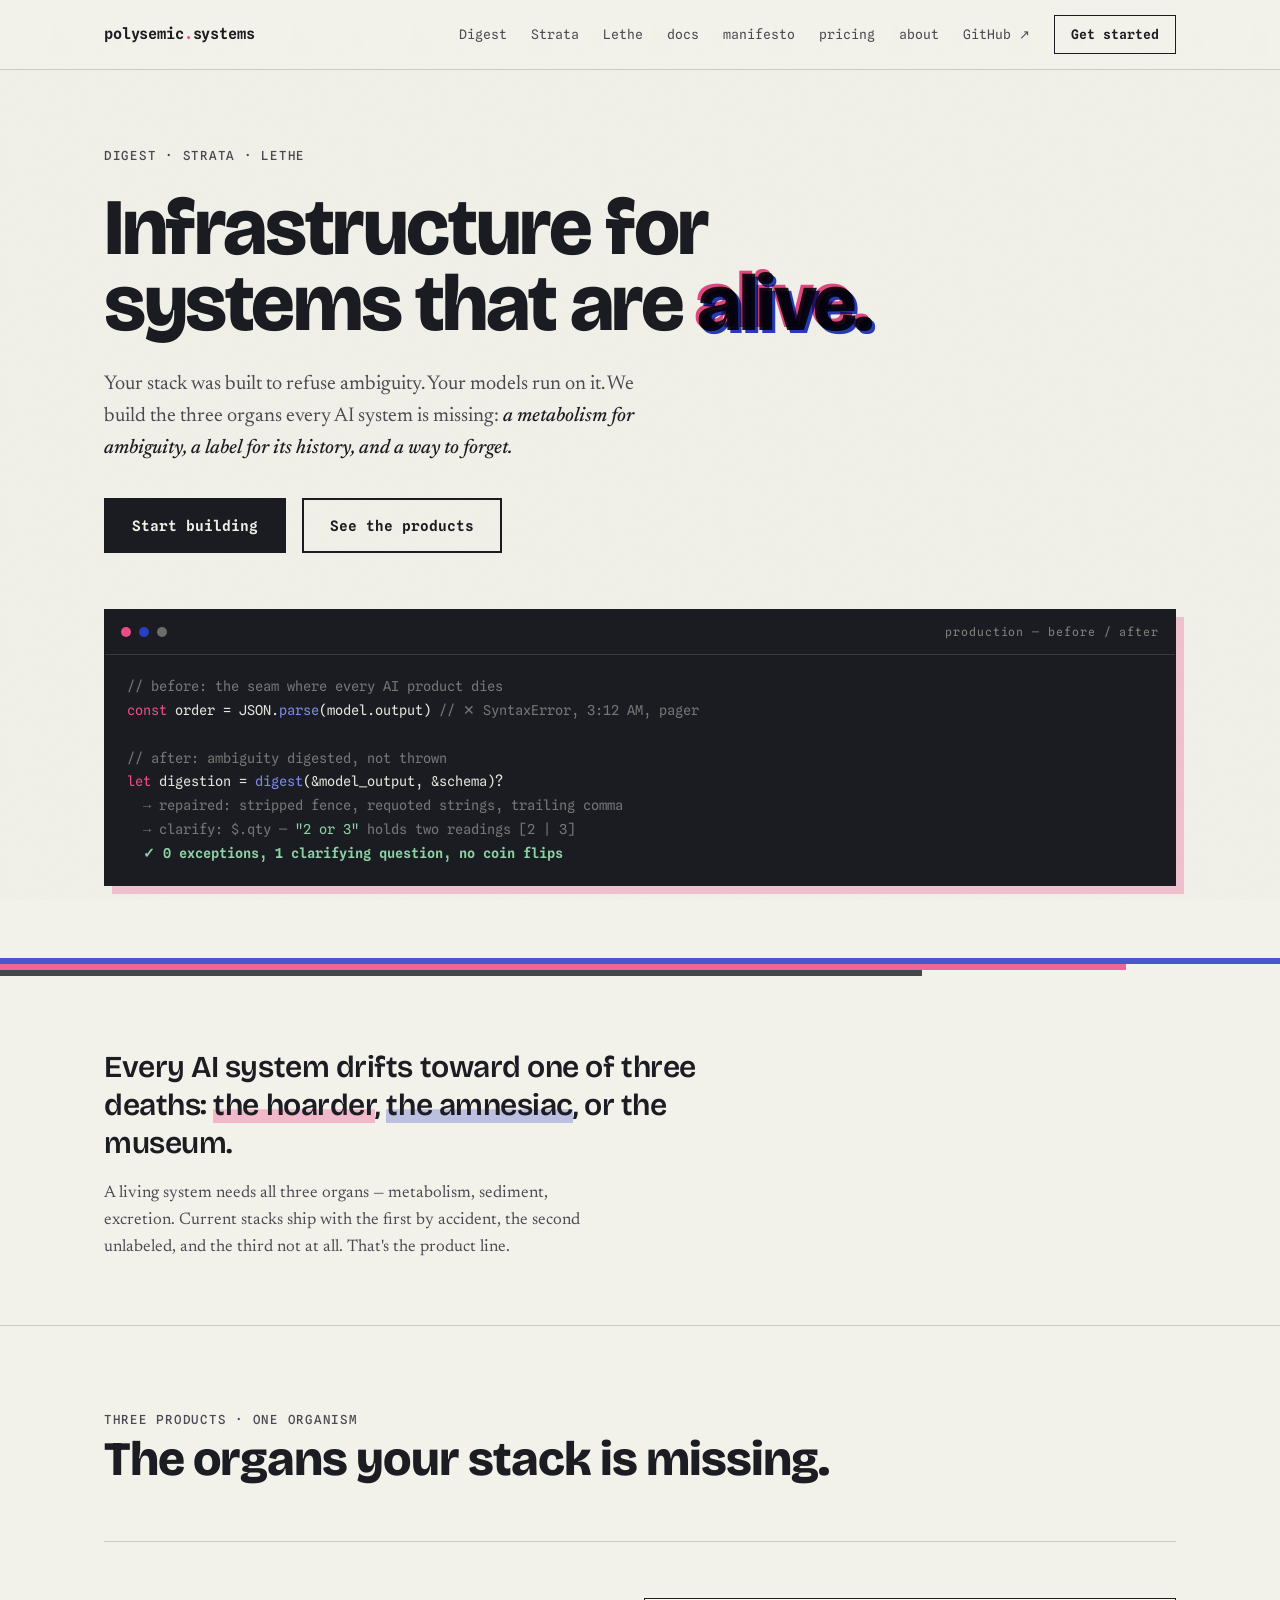
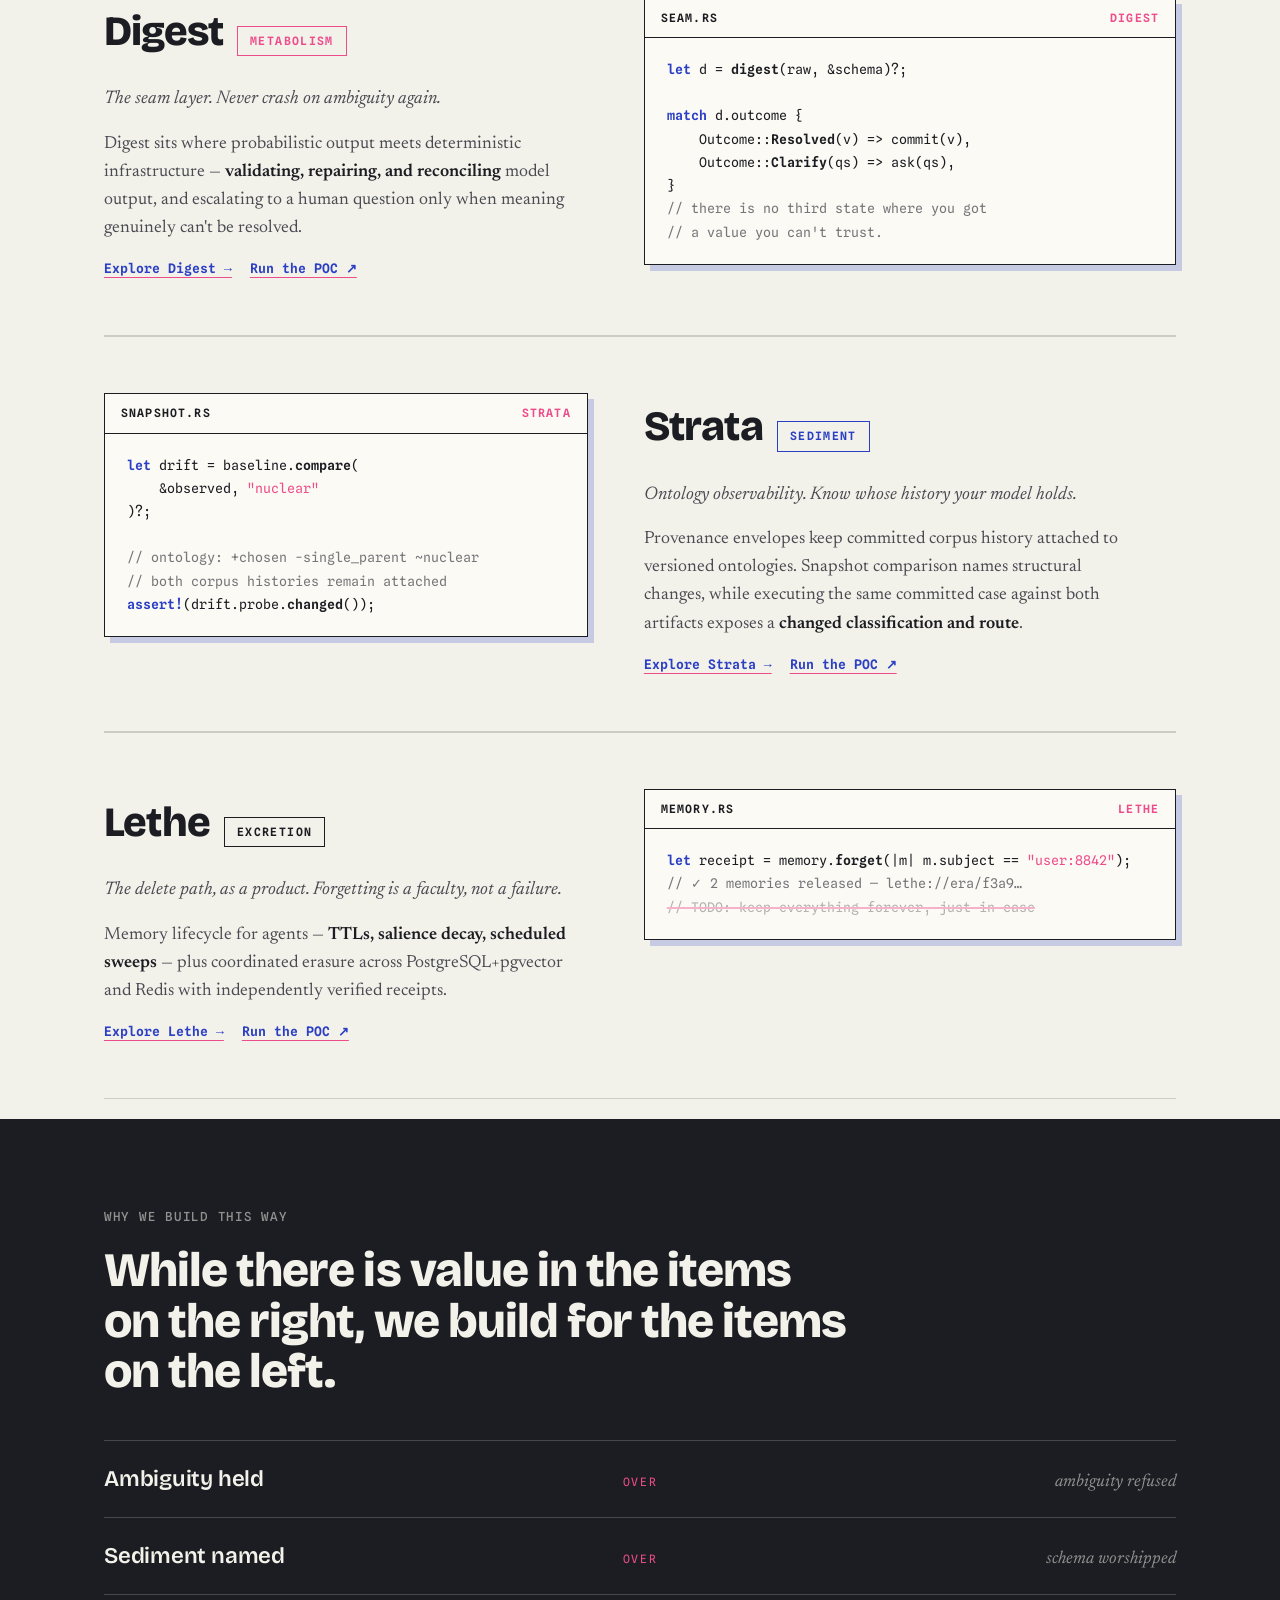
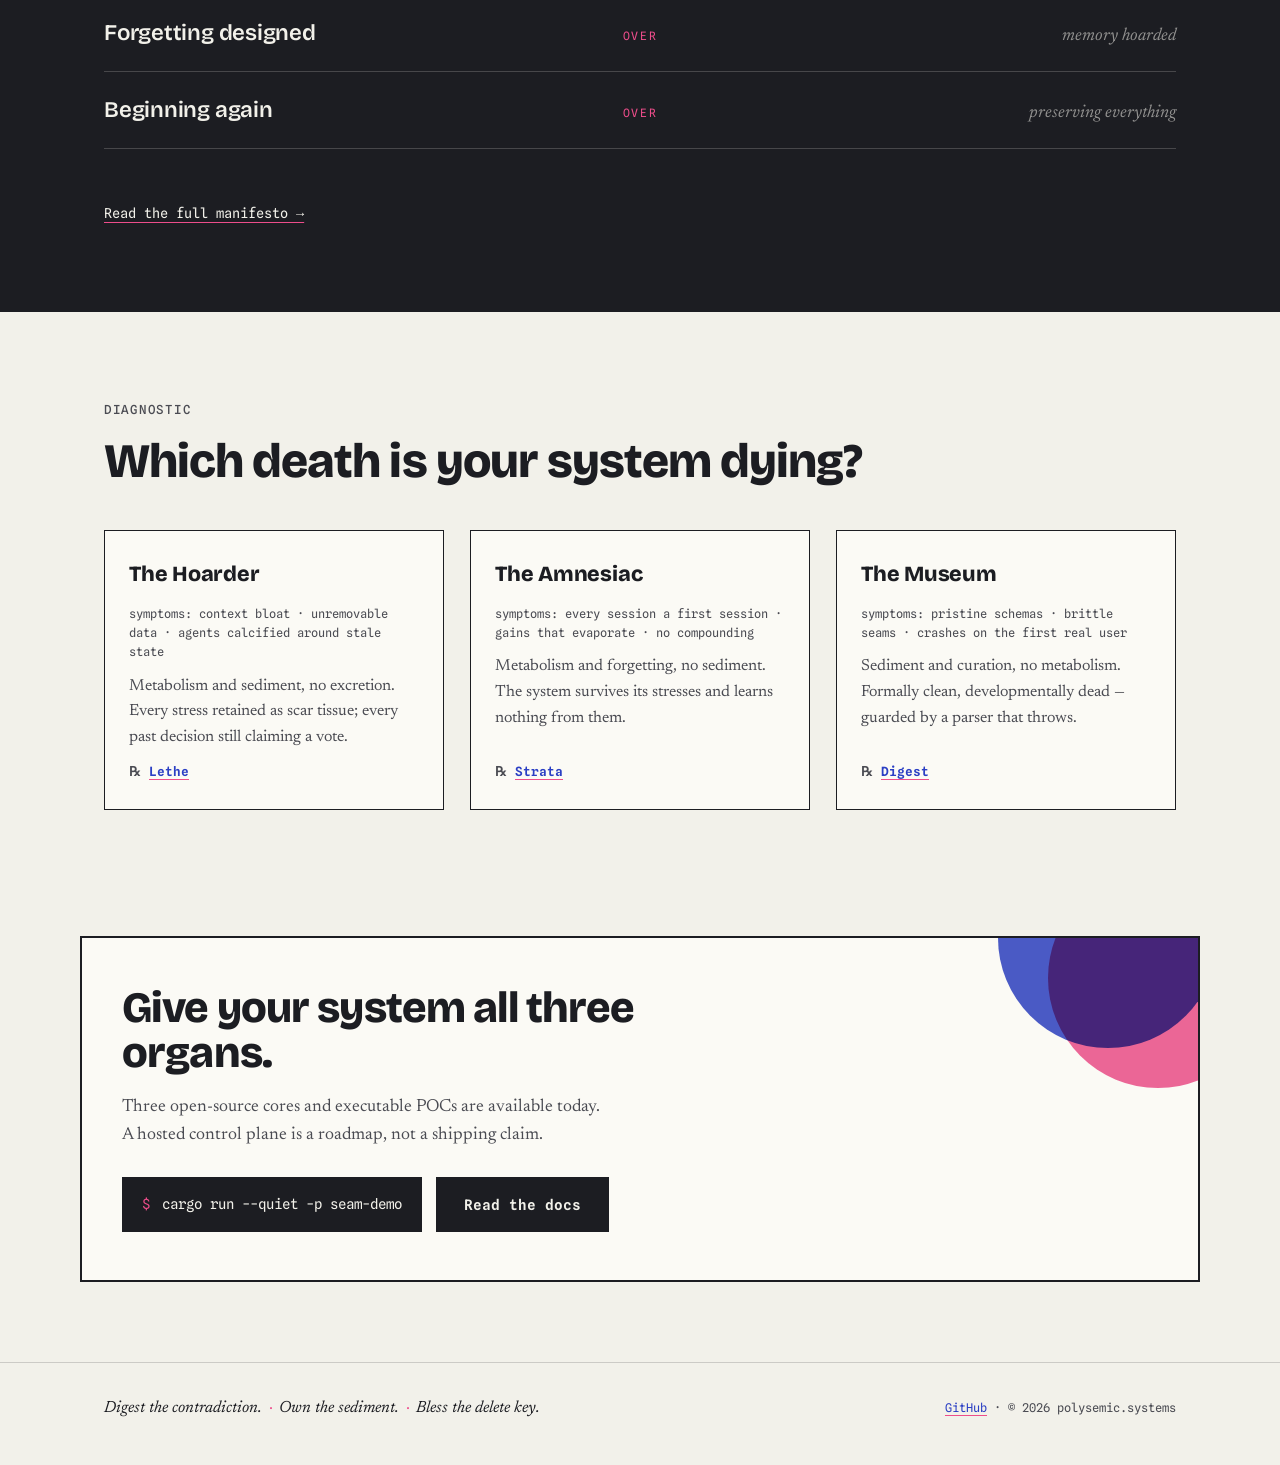
<file: site/index.html>
<!DOCTYPE html>
<html lang="en">
<head>
<meta charset="UTF-8">
<meta name="viewport" content="width=device-width, initial-scale=1.0">
<title>polysemic.systems — infrastructure for systems that are alive</title>
<meta name="description" content="Digest, Strata, and Lethe: the metabolism, sediment, and forgetting layer for AI systems.">
<link rel="preconnect" href="https://fonts.googleapis.com">
<link rel="preconnect" href="https://fonts.gstatic.com" crossorigin>
<link href="https://fonts.googleapis.com/css2?family=Bricolage+Grotesque:opsz,wght@12..96,400;12..96,600;12..96,800&family=Newsreader:ital,opsz,wght@0,6..72,400;0,6..72,500;1,6..72,400&family=Spline+Sans+Mono:wght@400;500;600&display=swap" rel="stylesheet">
<link rel="stylesheet" href="styles.css">
<style>
  .hero{padding:76px 0 0}
  .hero .eyebrow{display:block;margin-bottom:24px}
  .hero h1{max-width:16ch}
  .hero .sub{margin-top:26px}
  .hero-cta{display:flex;gap:16px;flex-wrap:wrap;margin-top:34px}
  .hero .term{margin-top:56px;box-shadow:8px 8px 0 rgba(237,77,139,.28)}
  .term-bar{display:flex;gap:8px;padding:12px 16px;border-bottom:1px solid rgba(242,241,234,.15);align-items:center}
  .term-bar .dotc{width:10px;height:10px;border-radius:50%}
  .term-bar .d1{background:var(--pink)}.term-bar .d2{background:var(--blue)}.term-bar .d3{background:#E8E7DF;opacity:.4}
  .term-bar .t-title{margin-left:auto;font-size:.72rem;color:rgba(232,231,223,.5);letter-spacing:.08em}
  .thesis{padding:64px 0;border-bottom:1px solid var(--hairline)}
  .thesis p.big{font-family:var(--display);font-weight:600;letter-spacing:-.015em;font-size:clamp(1.3rem,2.8vw,1.9rem);line-height:1.25;max-width:34ch}
  .thesis .hl-p{box-shadow:inset 0 -0.45em 0 rgba(237,77,139,.35)}
  .thesis .hl-b{box-shadow:inset 0 -0.45em 0 rgba(43,63,196,.28)}
  .thesis .fine{margin-top:18px;font-size:1.05rem;color:var(--ink-soft);max-width:56ch}
  .products{padding:80px 0 20px}
  .products h2{margin-bottom:56px}
  .product{border-top:1px solid var(--hairline)}
  .p-name{display:flex;align-items:baseline;gap:14px;margin-bottom:6px}
  .p-name h3{font-family:var(--display);font-weight:800;font-size:clamp(1.9rem,4vw,2.6rem);letter-spacing:-.02em}
  .p-name h3 a{text-decoration:none}
  .p-name h3 a:hover{color:var(--blue)}
  .p-tag{font-style:italic;font-size:1.15rem;margin-bottom:16px}
  .p-more{font-family:var(--mono);font-size:.82rem;font-weight:600;margin-top:16px;display:inline-block;color:var(--blue);text-decoration-color:var(--pink);text-underline-offset:4px}
  .band{padding:84px 0}
  .band h2{margin:14px 0 44px;max-width:24ch}
  .m-link{display:inline-block;margin-top:26px;font-family:var(--mono);font-size:.85rem;color:var(--paper);text-decoration-color:var(--pink);text-underline-offset:4px}
  .deaths{padding:84px 0 30px}
  .deaths h2{margin:12px 0 44px}
</style>
</head>
<body>

<header>
  <div class="header-inner">
    <a class="wordmark" href="index.html">polysemic<span class="dot">.</span>systems</a>
    <nav aria-label="Main">
      <a href="digest.html">Digest</a>
      <a href="strata.html">Strata</a>
      <a href="lethe.html">Lethe</a>
      <a href="docs.html">docs</a>
      <a href="manifesto.html">manifesto</a>
      <a href="pricing.html">pricing</a>
      <a href="about.html">about</a>
      <a href="https://github.com/Polysemic-Systems/polysemic" target="_blank" rel="noreferrer">GitHub ↗</a>
      <a class="navbtn" href="docs.html">Get started</a>
    </nav>
  </div>
</header>

<main>

  <section class="hero">
    <div class="wrap">
      <span class="eyebrow">Digest · Strata · Lethe</span>
      <h1 class="display">Infrastructure for systems that are
        <span class="op"><i class="p" aria-hidden="true">alive.</i><i class="b" aria-hidden="true">alive.</i>alive.</span>
      </h1>
      <p class="sub lede">Your stack was built to refuse ambiguity. Your models run on it. We build the three organs every AI system is missing: <strong>a metabolism for ambiguity, a label for its history, and a way to forget.</strong></p>
      <div class="hero-cta">
        <a class="btn" href="docs.html">Start building</a>
        <a class="btn ghost" href="#products">See the products</a>
      </div>

      <div class="term" role="img" aria-label="Terminal showing model output being digested instead of crashing">
        <div class="term-bar"><span class="dotc d1"></span><span class="dotc d2"></span><span class="dotc d3"></span><span class="t-title">production — before / after</span></div>
        <div class="term-body">
<span class="c">// before: the seam where every AI product dies</span><br>
<span class="k">const</span> order = JSON.<span class="f">parse</span>(model.output)  <span class="c">// ✕ SyntaxError, 3:12 AM, pager</span><br>
<br>
<span class="c">// after: ambiguity digested, not thrown</span><br>
<span class="k">let</span> digestion = <span class="f">digest</span>(&model_output, &schema)?<br>
&nbsp;&nbsp;<span class="c">→ repaired: stripped fence, requoted strings, trailing comma</span><br>
&nbsp;&nbsp;<span class="c">→ clarify: $.qty — <span class="s">"2 or 3"</span> holds two readings [2 | 3]</span><br>
&nbsp;&nbsp;<span class="ok">✓ 0 exceptions, 1 clarifying question, no coin flips</span>
        </div>
      </div>
    </div>
    <div class="strata-rule" aria-hidden="true" style="margin-top:72px"><span class="s1"></span><span class="s2"></span><span class="s3"></span></div>
  </section>

  <section class="thesis">
    <div class="wrap">
      <p class="big">Every AI system drifts toward one of three deaths: <span class="hl-p">the hoarder</span>, <span class="hl-b">the amnesiac</span>, or the museum.</p>
      <p class="fine">A living system needs all three organs — metabolism, sediment, excretion. Current stacks ship with the first by accident, the second unlabeled, and the third not at all. That's the product line.</p>
    </div>
  </section>

  <section class="products" id="products">
    <div class="wrap">
      <span class="eyebrow">Three products · one organism</span>
      <h2 class="display">The organs your stack is missing.</h2>

      <div class="split product reveal">
        <div class="s-text">
          <div class="p-name"><h3><a href="digest.html">Digest</a></h3><span class="organ-stamp pk" style="margin:0">Metabolism</span></div>
          <p class="p-tag">The seam layer. Never crash on ambiguity again.</p>
          <p>Digest sits where probabilistic output meets deterministic infrastructure — <strong>validating, repairing, and reconciling</strong> model output, and escalating to a human question only when meaning genuinely can't be resolved.</p>
          <div class="p-links">
            <a class="p-more" href="digest.html">Explore Digest →</a>
            <a class="p-more" href="https://github.com/Polysemic-Systems/polysemic/tree/main/examples/digest-poc" target="_blank" rel="noreferrer">Run the POC ↗</a>
          </div>
        </div>
        <aside class="s-code codecard">
          <div class="cc-bar"><span>seam.rs</span><span class="lang">digest</span></div>
          <pre><span class="kw">let</span> d = <span class="fn">digest</span>(raw, &schema)?;

<span class="kw">match</span> d.outcome {
    Outcome::<span class="fn">Resolved</span>(v) => commit(v),
    Outcome::<span class="fn">Clarify</span>(qs) => ask(qs),
}
<span class="cm">// there is no third state where you got</span>
<span class="cm">// a value you can't trust.</span></pre>
        </aside>
      </div>

      <div class="split flip product reveal">
        <div class="s-text">
          <div class="p-name"><h3><a href="strata.html">Strata</a></h3><span class="organ-stamp bl" style="margin:0">Sediment</span></div>
          <p class="p-tag">Ontology observability. Know whose history your model holds.</p>
          <p>Provenance envelopes keep committed corpus history attached to versioned ontologies. Snapshot comparison names structural changes, while executing the same committed case against both artifacts exposes a <strong>changed classification and route</strong>.</p>
          <div class="p-links">
            <a class="p-more" href="strata.html">Explore Strata →</a>
            <a class="p-more" href="https://github.com/Polysemic-Systems/polysemic/tree/main/examples/strata-poc" target="_blank" rel="noreferrer">Run the POC ↗</a>
          </div>
        </div>
        <aside class="s-code codecard">
          <div class="cc-bar"><span>snapshot.rs</span><span class="lang">strata</span></div>
          <pre><span class="kw">let</span> drift = baseline.<span class="fn">compare</span>(
    &observed, <span class="st">"nuclear"</span>
)?;

<span class="cm">// ontology: +chosen -single_parent ~nuclear</span>
<span class="cm">// both corpus histories remain attached</span>
<span class="kw">assert!</span>(drift.probe.<span class="fn">changed</span>());</pre>
        </aside>
      </div>

      <div class="split product reveal">
        <div class="s-text">
          <div class="p-name"><h3><a href="lethe.html">Lethe</a></h3><span class="organ-stamp ik" style="margin:0">Excretion</span></div>
          <p class="p-tag">The delete path, as a product. Forgetting is a faculty, not a failure.</p>
          <p>Memory lifecycle for agents — <strong>TTLs, salience decay, scheduled sweeps</strong> — plus coordinated erasure across PostgreSQL+pgvector and Redis with independently verified receipts.</p>
          <div class="p-links">
            <a class="p-more" href="lethe.html">Explore Lethe →</a>
            <a class="p-more" href="https://github.com/Polysemic-Systems/polysemic/tree/main/examples/lethe-stores" target="_blank" rel="noreferrer">Run the POC ↗</a>
          </div>
        </div>
        <aside class="s-code codecard">
          <div class="cc-bar"><span>memory.rs</span><span class="lang">lethe</span></div>
          <pre><span class="kw">let</span> receipt = memory.<span class="fn">forget</span>(|m| m.subject == <span class="st">"user:8842"</span>);
<span class="cm">// ✓ 2 memories released — lethe://era/f3a9…</span>
<span class="cm"><span class="strike">// TODO: keep everything forever, just in case</span></span></pre>
        </aside>
      </div>
    </div>
  </section>

  <section class="band ink-band" id="manifesto-teaser">
    <div class="wrap">
      <span class="eyebrow">Why we build this way</span>
      <h2 class="display">While there is value in the items on the right, we build for the items on the left.</h2>
      <div class="values">
        <div class="value reveal"><span class="left">Ambiguity held</span><span class="over">over</span><span class="right">ambiguity refused</span></div>
        <div class="value reveal"><span class="left">Sediment named</span><span class="over">over</span><span class="right">schema worshipped</span></div>
        <div class="value reveal"><span class="left">Forgetting designed</span><span class="over">over</span><span class="right">memory hoarded</span></div>
        <div class="value reveal"><span class="left">Beginning again</span><span class="over">over</span><span class="right">preserving everything</span></div>
      </div>
      <a class="m-link" href="manifesto.html">Read the full manifesto →</a>
    </div>
  </section>

  <section class="deaths">
    <div class="wrap">
      <span class="eyebrow">Diagnostic</span>
      <h2 class="display">Which death is your system dying?</h2>
      <div class="card-grid">
        <div class="card reveal">
          <h3>The Hoarder</h3>
          <span class="sym">symptoms: context bloat · unremovable data · agents calcified around stale state</span>
          <p>Metabolism and sediment, no excretion. Every stress retained as scar tissue; every past decision still claiming a vote.</p>
          <p class="rx">℞ <a href="lethe.html">Lethe</a></p>
        </div>
        <div class="card reveal">
          <h3>The Amnesiac</h3>
          <span class="sym">symptoms: every session a first session · gains that evaporate · no compounding</span>
          <p>Metabolism and forgetting, no sediment. The system survives its stresses and learns nothing from them.</p>
          <p class="rx">℞ <a href="strata.html">Strata</a></p>
        </div>
        <div class="card reveal">
          <h3>The Museum</h3>
          <span class="sym">symptoms: pristine schemas · brittle seams · crashes on the first real user</span>
          <p>Sediment and curation, no metabolism. Formally clean, developmentally dead — guarded by a parser that throws.</p>
          <p class="rx">℞ <a href="digest.html">Digest</a></p>
        </div>
      </div>
    </div>
  </section>

  <section class="cta wrap" id="get-started">
    <div class="cta-box reveal">
      <h2>Give your system all three organs.</h2>
      <p>Three open-source cores and executable POCs are available today. A hosted control plane is a roadmap, not a shipping claim.</p>
      <div class="row">
        <span class="install-line" style="margin:0"><span class="dollar">$</span> cargo run --quiet -p seam-demo</span>
        <a class="btn" href="docs.html">Read the docs</a>
      </div>
    </div>
  </section>

</main>

<footer>
  <div class="wrap foot-inner">
    <p class="slogan">Digest the contradiction.<span class="sep">·</span>Own the sediment.<span class="sep">·</span>Bless the delete key.</p>
    <p class="foot-meta"><a href="https://github.com/Polysemic-Systems/polysemic" target="_blank" rel="noreferrer">GitHub</a> · © 2026 polysemic.systems</p>
  </div>
</footer>
<script src="site.js"></script>
</body>
</html>
</file>
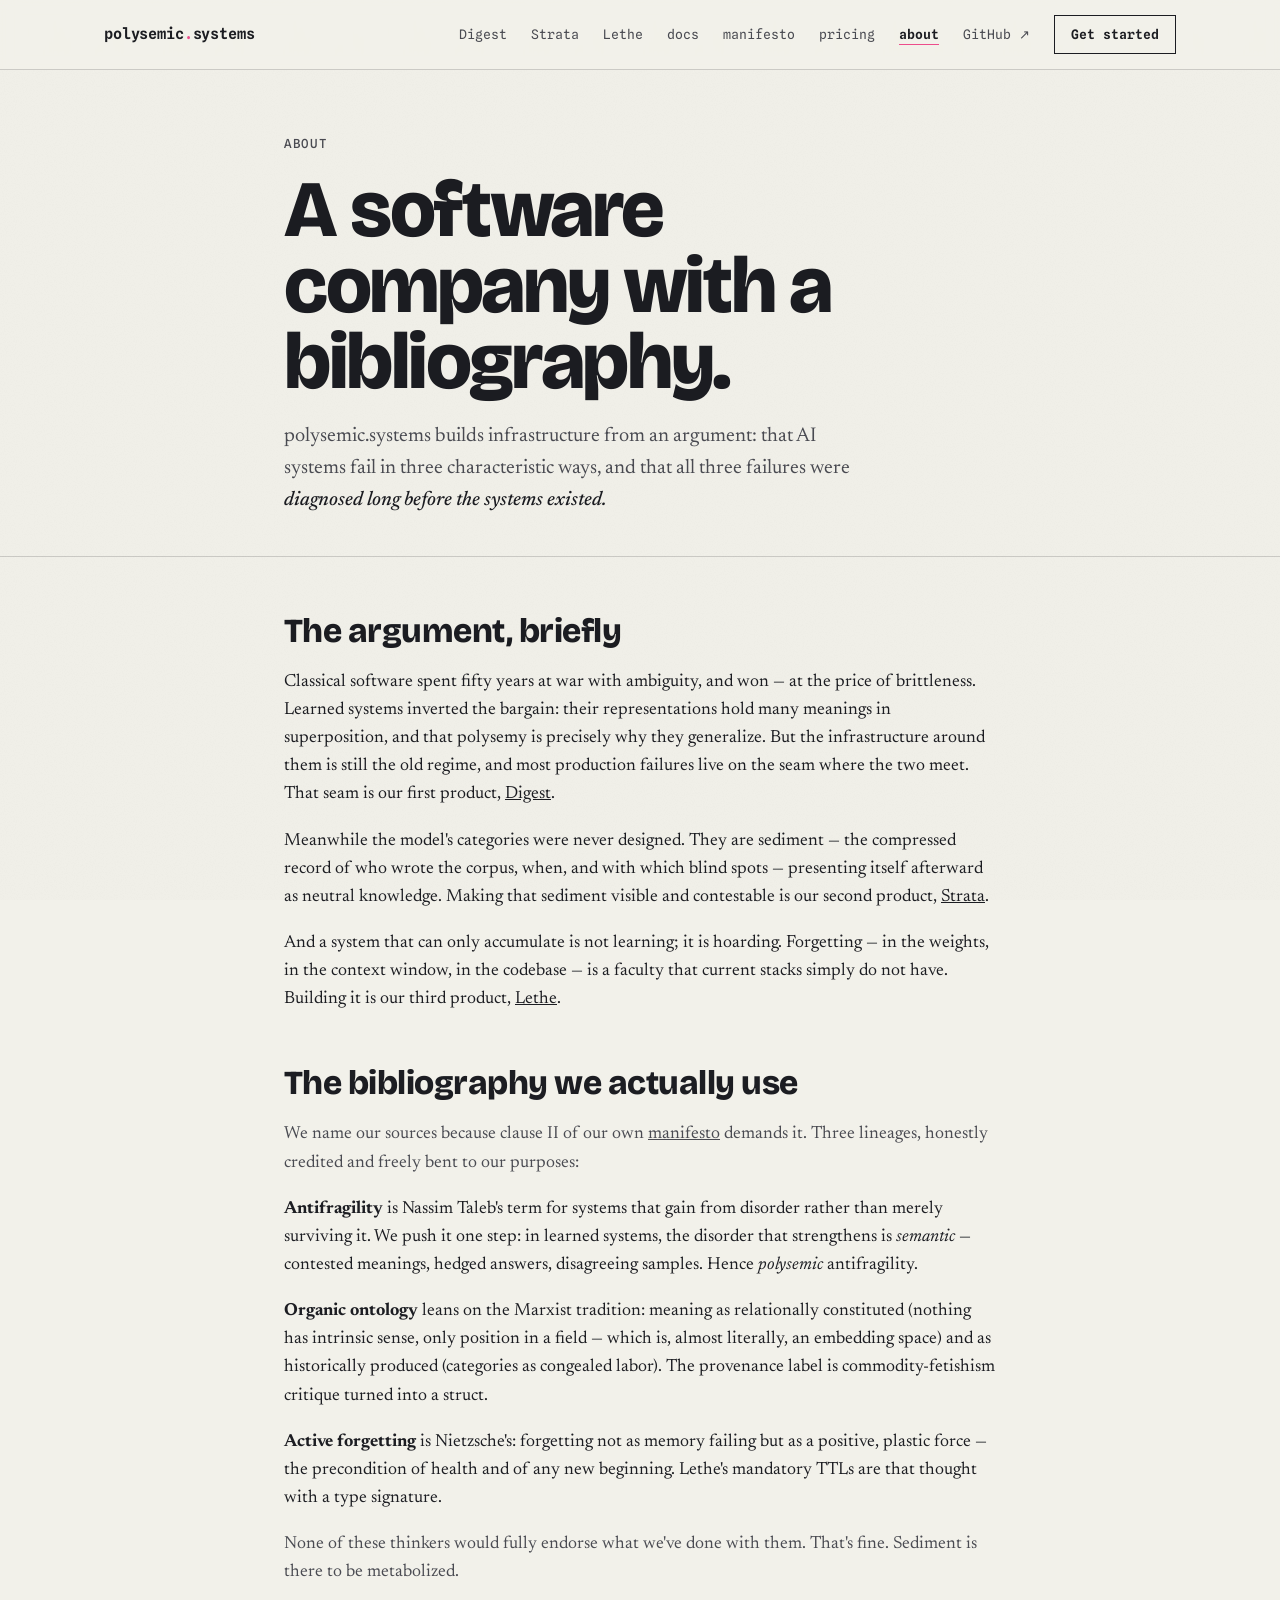
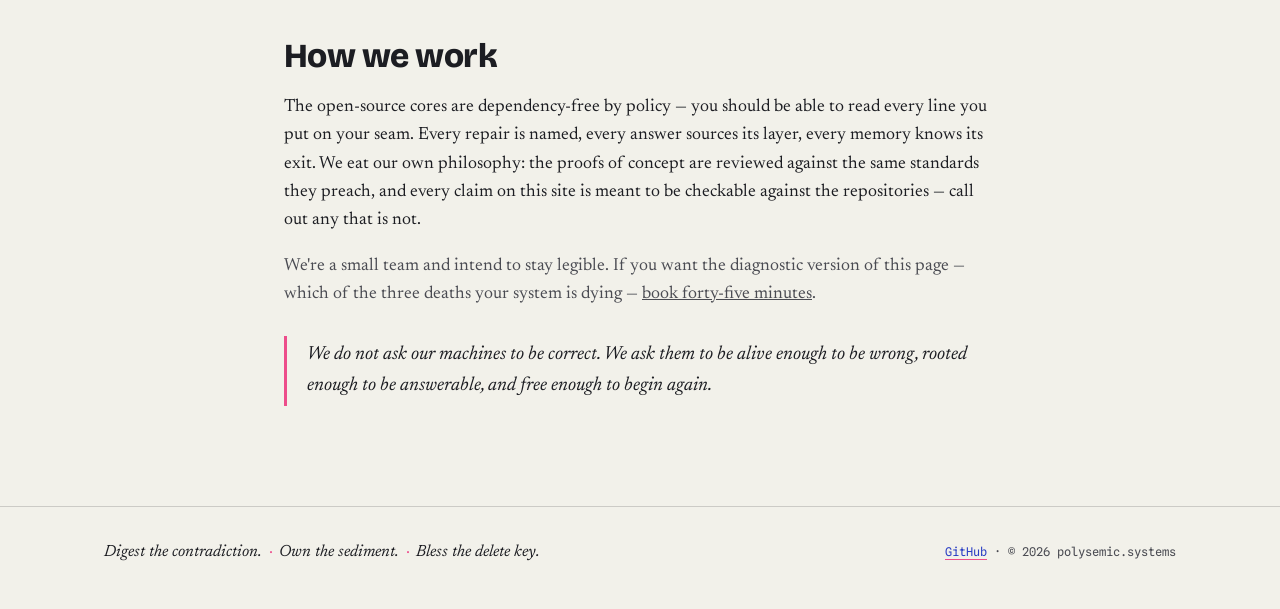
<file: site/about.html>
<!DOCTYPE html>
<html lang="en">
<head>
<meta charset="UTF-8">
<meta name="viewport" content="width=device-width, initial-scale=1.0">
<title>About | polysemic.systems</title>
<meta name="description" content="Where the triad comes from: Taleb, Marx, Nietzsche, and a lot of 3 AM pages.">
<link rel="preconnect" href="https://fonts.googleapis.com">
<link rel="preconnect" href="https://fonts.gstatic.com" crossorigin>
<link href="https://fonts.googleapis.com/css2?family=Bricolage+Grotesque:opsz,wght@12..96,400;12..96,600;12..96,800&family=Newsreader:ital,opsz,wght@0,6..72,400;0,6..72,500;1,6..72,400&family=Spline+Sans+Mono:wght@400;500;600&display=swap" rel="stylesheet">
<link rel="stylesheet" href="styles.css">
</head>
<body>

<header>
  <div class="header-inner">
    <a class="wordmark" href="index.html">polysemic<span class="dot">.</span>systems</a>
    <nav aria-label="Main">
      <a href="digest.html">Digest</a>
      <a href="strata.html">Strata</a>
      <a href="lethe.html">Lethe</a>
      <a href="docs.html">docs</a>
      <a href="manifesto.html">manifesto</a>
      <a href="pricing.html">pricing</a>
      <a href="about.html" aria-current="page">about</a>
      <a href="https://github.com/Polysemic-Systems/polysemic" target="_blank" rel="noreferrer">GitHub ↗</a>
      <a class="navbtn" href="docs.html">Get started</a>
    </nav>
  </div>
</header>

<main>
  <section class="page-hero">
    <div class="narrow">
      <span class="eyebrow">About</span>
      <h1 class="display">A software company with a bibliography.</h1>
      <p class="lede">polysemic.systems builds infrastructure from an argument: that AI systems fail in three characteristic ways, and that all three failures were <strong>diagnosed long before the systems existed.</strong></p>
    </div>
  </section>

  <article class="prose">
    <div class="narrow">

      <h2>The argument, briefly</h2>
      <p>Classical software spent fifty years at war with ambiguity, and won — at the price of brittleness. Learned systems inverted the bargain: their representations hold many meanings in superposition, and that polysemy is precisely why they generalize. But the infrastructure around them is still the old regime, and most production failures live on the seam where the two meet. That seam is our first product, <a href="digest.html">Digest</a>.</p>
      <p>Meanwhile the model's categories were never designed. They are sediment — the compressed record of who wrote the corpus, when, and with which blind spots — presenting itself afterward as neutral knowledge. Making that sediment visible and contestable is our second product, <a href="strata.html">Strata</a>.</p>
      <p>And a system that can only accumulate is not learning; it is hoarding. Forgetting — in the weights, in the context window, in the codebase — is a faculty that current stacks simply do not have. Building it is our third product, <a href="lethe.html">Lethe</a>.</p>

      <h2>The bibliography we actually use</h2>
      <p class="muted">We name our sources because clause II of our own <a href="manifesto.html">manifesto</a> demands it. Three lineages, honestly credited and freely bent to our purposes:</p>
      <p><strong>Antifragility</strong> is Nassim Taleb's term for systems that gain from disorder rather than merely surviving it. We push it one step: in learned systems, the disorder that strengthens is <em>semantic</em> — contested meanings, hedged answers, disagreeing samples. Hence <em>polysemic</em> antifragility.</p>
      <p><strong>Organic ontology</strong> leans on the Marxist tradition: meaning as relationally constituted (nothing has intrinsic sense, only position in a field — which is, almost literally, an embedding space) and as historically produced (categories as congealed labor). The provenance label is commodity-fetishism critique turned into a struct.</p>
      <p><strong>Active forgetting</strong> is Nietzsche's: forgetting not as memory failing but as a positive, plastic force — the precondition of health and of any new beginning. Lethe's mandatory TTLs are that thought with a type signature.</p>
      <p class="muted">None of these thinkers would fully endorse what we've done with them. That's fine. Sediment is there to be metabolized.</p>

      <h2>How we work</h2>
      <p>The open-source cores are dependency-free by policy — you should be able to read every line you put on your seam. Every repair is named, every answer sources its layer, every memory knows its exit. We eat our own philosophy: the proofs of concept are reviewed against the same standards they preach, and every claim on this site is meant to be checkable against the repositories — call out any that is not.</p>
      <p class="muted">We're a small team and intend to stay legible. If you want the diagnostic version of this page — which of the three deaths your system is dying — <a href="pricing.html">book forty-five minutes</a>.</p>

      <blockquote>We do not ask our machines to be correct. We ask them to be alive enough to be wrong, rooted enough to be answerable, and free enough to begin again.</blockquote>

    </div>
  </article>
</main>

<footer>
  <div class="wrap foot-inner">
    <p class="slogan">Digest the contradiction.<span class="sep">·</span>Own the sediment.<span class="sep">·</span>Bless the delete key.</p>
    <p class="foot-meta"><a href="https://github.com/Polysemic-Systems/polysemic" target="_blank" rel="noreferrer">GitHub</a> · © 2026 polysemic.systems</p>
  </div>
</footer>
<script src="site.js"></script>
</body>
</html>
</file>
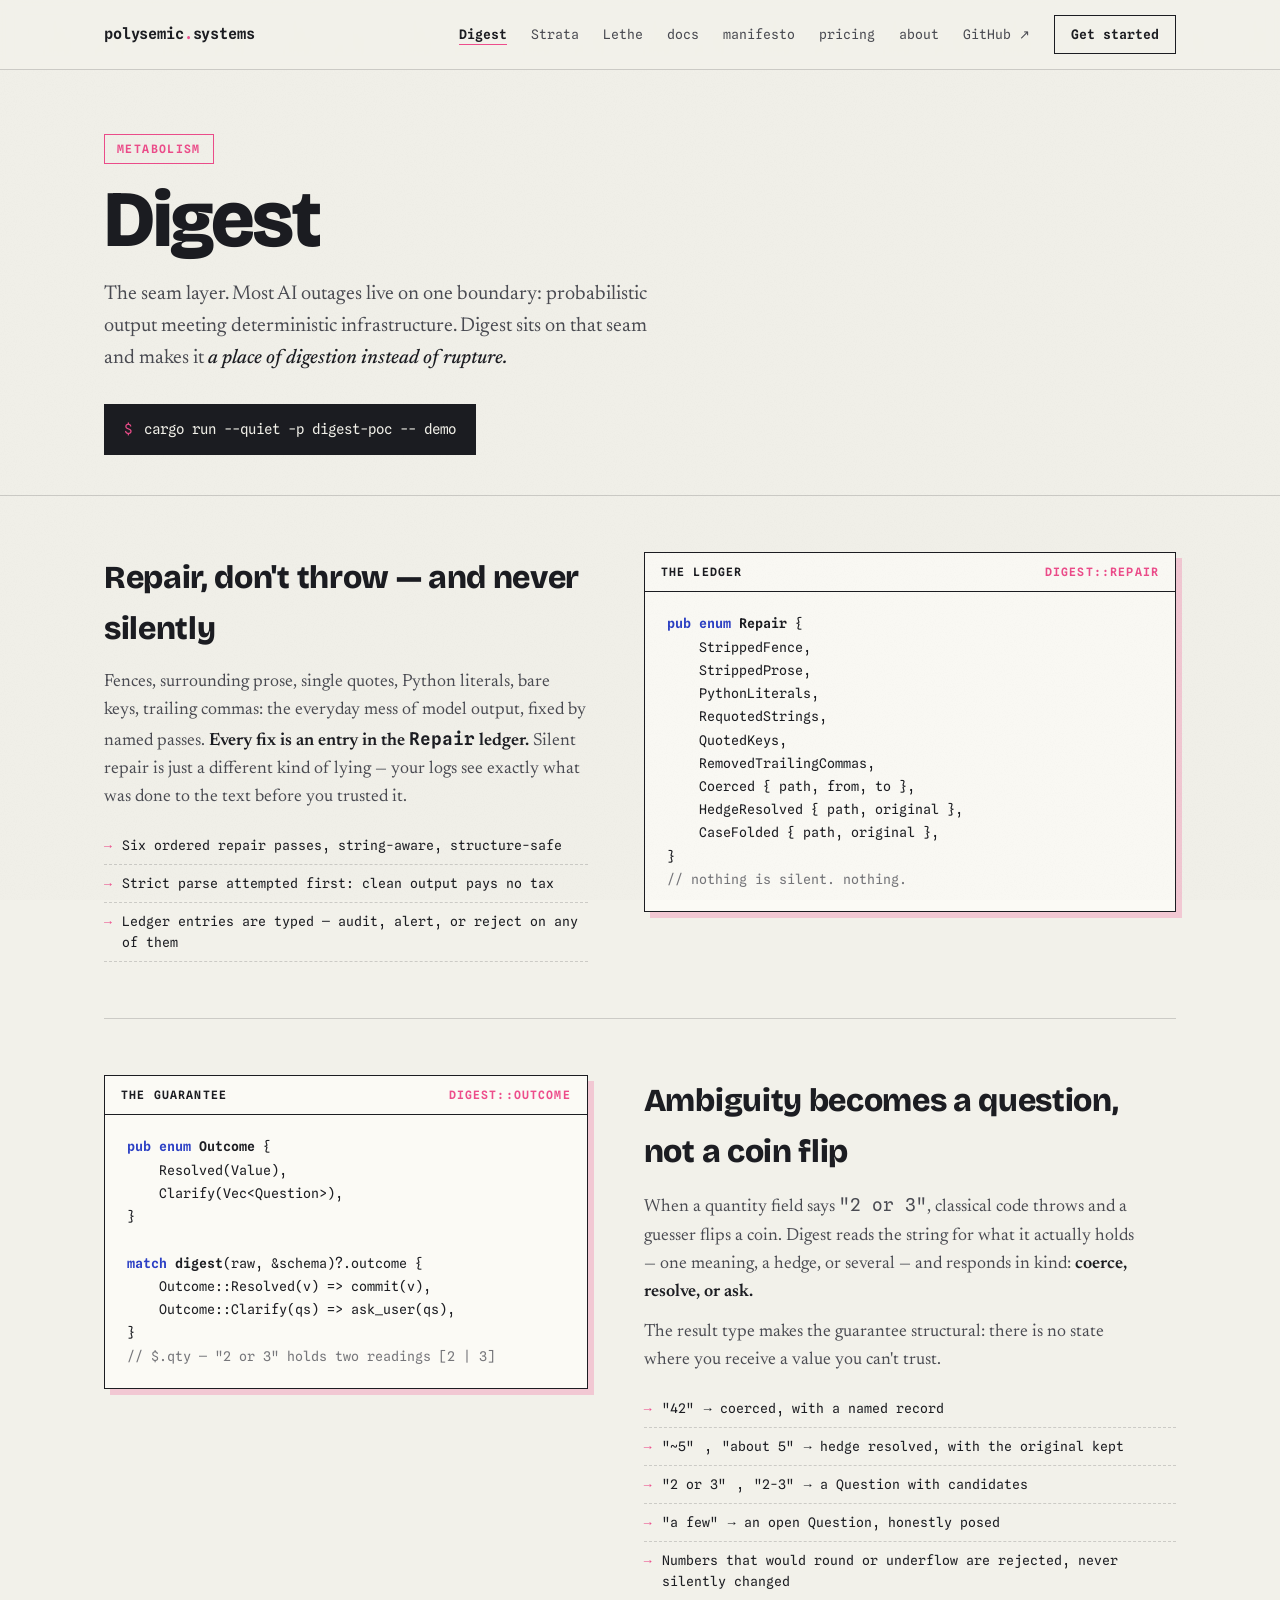
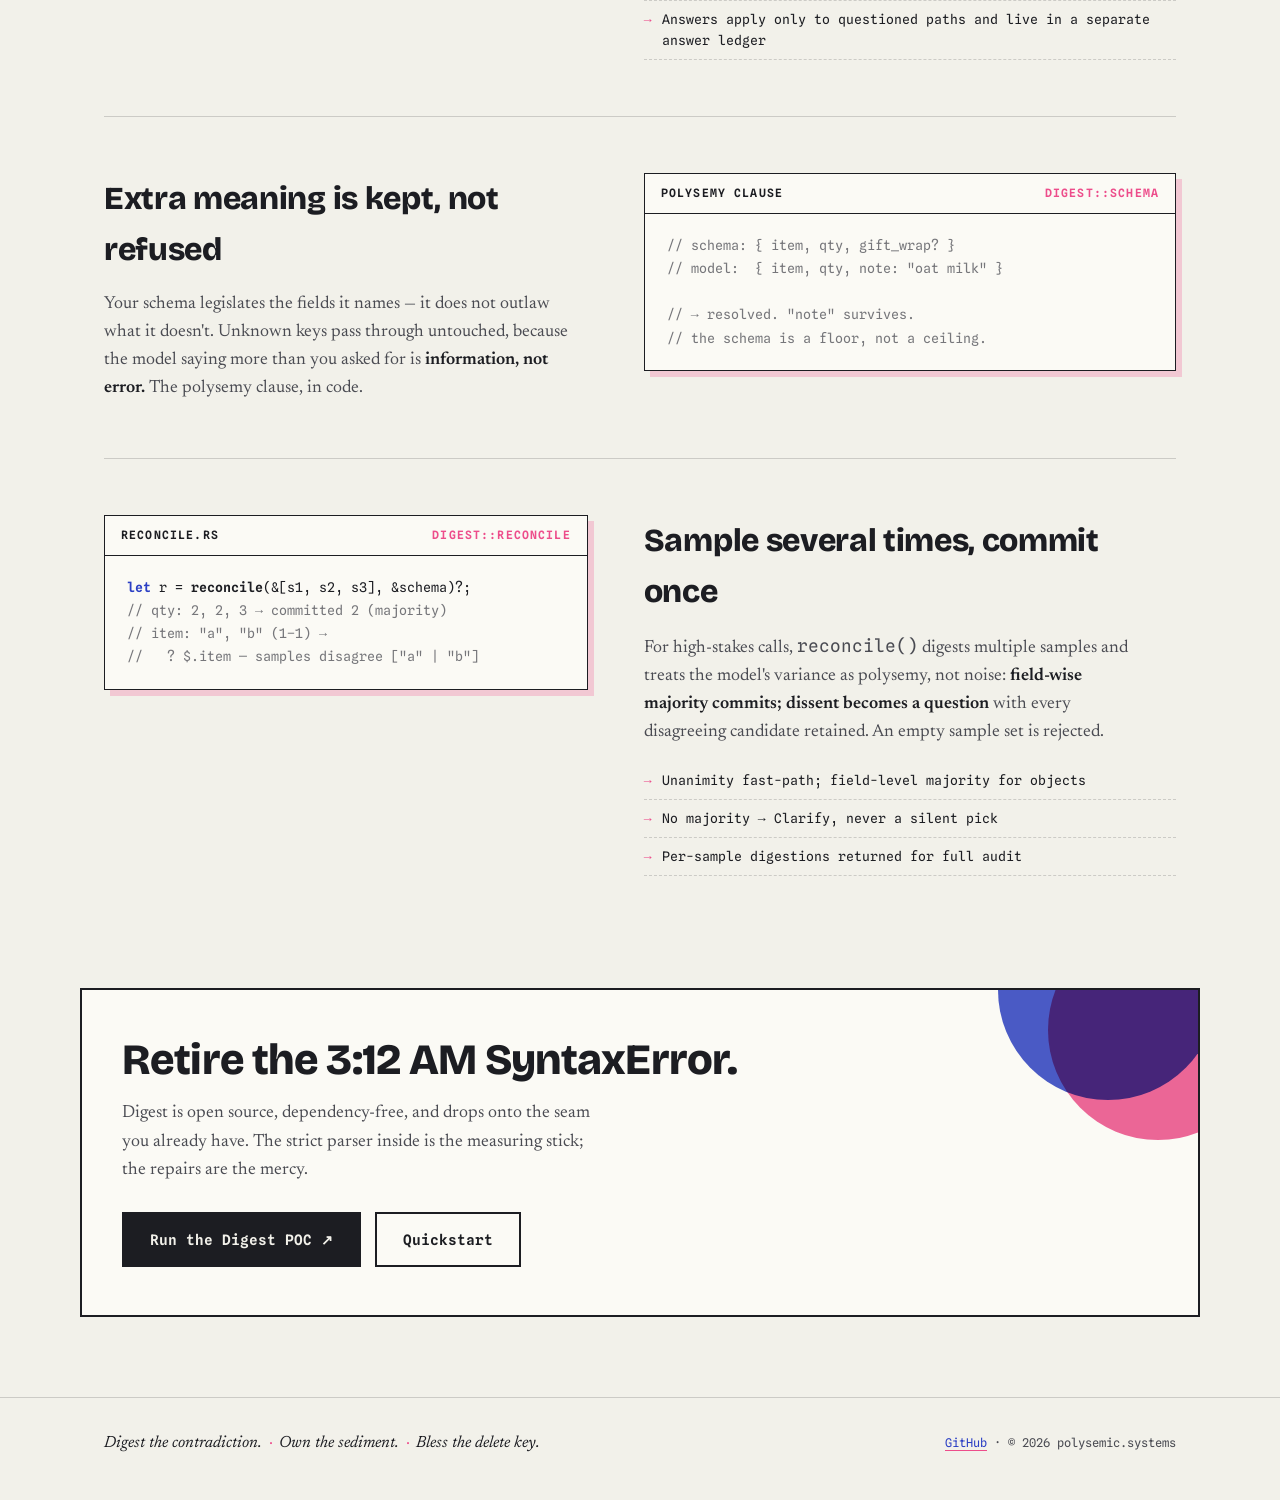
<file: site/digest.html>
<!DOCTYPE html>
<html lang="en">
<head>
<meta charset="UTF-8">
<meta name="viewport" content="width=device-width, initial-scale=1.0">
<title>Digest — the seam layer | polysemic.systems</title>
<meta name="description" content="Digest repairs malformed model output, converts ambiguity into questions, and reconciles samples. Never crash on ambiguity again.">
<link rel="preconnect" href="https://fonts.googleapis.com">
<link rel="preconnect" href="https://fonts.gstatic.com" crossorigin>
<link href="https://fonts.googleapis.com/css2?family=Bricolage+Grotesque:opsz,wght@12..96,400;12..96,600;12..96,800&family=Newsreader:ital,opsz,wght@0,6..72,400;0,6..72,500;1,6..72,400&family=Spline+Sans+Mono:wght@400;500;600&display=swap" rel="stylesheet">
<link rel="stylesheet" href="styles.css">
</head>
<body>

<header>
  <div class="header-inner">
    <a class="wordmark" href="index.html">polysemic<span class="dot">.</span>systems</a>
    <nav aria-label="Main">
      <a href="digest.html" aria-current="page">Digest</a>
      <a href="strata.html">Strata</a>
      <a href="lethe.html">Lethe</a>
      <a href="docs.html">docs</a>
      <a href="manifesto.html">manifesto</a>
      <a href="pricing.html">pricing</a>
      <a href="about.html">about</a>
      <a href="https://github.com/Polysemic-Systems/polysemic" target="_blank" rel="noreferrer">GitHub ↗</a>
      <a class="navbtn" href="docs.html">Get started</a>
    </nav>
  </div>
</header>

<main>
  <section class="page-hero">
    <div class="wrap">
      <span class="organ-stamp pk">Metabolism</span>
      <h1 class="display">Digest</h1>
      <p class="lede">The seam layer. Most AI outages live on one boundary: probabilistic output meeting deterministic infrastructure. Digest sits on that seam and makes it <strong>a place of digestion instead of rupture.</strong></p>
      <span class="install-line"><span class="dollar">$</span> cargo run --quiet -p digest-poc -- demo</span>
    </div>
  </section>

  <div class="wrap">

    <div class="split reveal">
      <div class="s-text">
        <h3>Repair, don't throw — and never silently</h3>
        <p>Fences, surrounding prose, single quotes, Python literals, bare keys, trailing commas: the everyday mess of model output, fixed by named passes. <strong>Every fix is an entry in the <code>Repair</code> ledger.</strong> Silent repair is just a different kind of lying — your logs see exactly what was done to the text before you trusted it.</p>
        <ul class="feat-list">
          <li>Six ordered repair passes, string-aware, structure-safe</li>
          <li>Strict parse attempted first: clean output pays no tax</li>
          <li>Ledger entries are typed — audit, alert, or reject on any of them</li>
        </ul>
      </div>
      <aside class="s-code codecard pkshadow">
        <div class="cc-bar"><span>the ledger</span><span class="lang">digest::Repair</span></div>
        <pre><span class="kw">pub enum</span> <span class="fn">Repair</span> {
    StrippedFence,
    StrippedProse,
    PythonLiterals,
    RequotedStrings,
    QuotedKeys,
    RemovedTrailingCommas,
    Coerced { path, from, to },
    HedgeResolved { path, original },
    CaseFolded { path, original },
}
<span class="cm">// nothing is silent. nothing.</span></pre>
      </aside>
    </div>

    <div class="split flip reveal">
      <div class="s-text">
        <h3>Ambiguity becomes a question, not a coin flip</h3>
        <p>When a quantity field says <code class="inline">"2 or 3"</code>, classical code throws and a guesser flips a coin. Digest reads the string for what it actually holds — one meaning, a hedge, or several — and responds in kind: <strong>coerce, resolve, or ask.</strong></p>
        <p>The result type makes the guarantee structural: there is no state where you receive a value you can't trust.</p>
        <ul class="feat-list">
          <li><code>"42"</code> → coerced, with a named record</li>
          <li><code>"~5"</code>, <code>"about 5"</code> → hedge resolved, with the original kept</li>
          <li><code>"2 or 3"</code>, <code>"2-3"</code> → a Question with candidates</li>
          <li><code>"a few"</code> → an open Question, honestly posed</li>
          <li>Numbers that would round or underflow are rejected, never silently changed</li>
          <li>Answers apply only to questioned paths and live in a separate answer ledger</li>
        </ul>
      </div>
      <aside class="s-code codecard pkshadow">
        <div class="cc-bar"><span>the guarantee</span><span class="lang">digest::Outcome</span></div>
        <pre><span class="kw">pub enum</span> <span class="fn">Outcome</span> {
    Resolved(Value),
    Clarify(Vec&lt;Question&gt;),
}

<span class="kw">match</span> <span class="fn">digest</span>(raw, &schema)?.outcome {
    Outcome::Resolved(v) => commit(v),
    Outcome::Clarify(qs) => ask_user(qs),
}
<span class="cm">// $.qty — "2 or 3" holds two readings [2 | 3]</span></pre>
      </aside>
    </div>

    <div class="split reveal">
      <div class="s-text">
        <h3>Extra meaning is kept, not refused</h3>
        <p>Your schema legislates the fields it names — it does not outlaw what it doesn't. Unknown keys pass through untouched, because the model saying more than you asked for is <strong>information, not error.</strong> The polysemy clause, in code.</p>
      </div>
      <aside class="s-code codecard pkshadow">
        <div class="cc-bar"><span>polysemy clause</span><span class="lang">digest::Schema</span></div>
        <pre><span class="cm">// schema: { item, qty, gift_wrap? }</span>
<span class="cm">// model:  { item, qty, note: "oat milk" }</span>

<span class="cm">// → resolved. "note" survives.</span>
<span class="cm">// the schema is a floor, not a ceiling.</span></pre>
      </aside>
    </div>

    <div class="split flip reveal" style="border-bottom:none">
      <div class="s-text">
        <h3>Sample several times, commit once</h3>
        <p>For high-stakes calls, <code class="inline">reconcile()</code> digests multiple samples and treats the model's variance as polysemy, not noise: <strong>field-wise majority commits; dissent becomes a question</strong> with every disagreeing candidate retained. An empty sample set is rejected.</p>
        <ul class="feat-list">
          <li>Unanimity fast-path; field-level majority for objects</li>
          <li>No majority → Clarify, never a silent pick</li>
          <li>Per-sample digestions returned for full audit</li>
        </ul>
      </div>
      <aside class="s-code codecard pkshadow">
        <div class="cc-bar"><span>reconcile.rs</span><span class="lang">digest::reconcile</span></div>
        <pre><span class="kw">let</span> r = <span class="fn">reconcile</span>(&[s1, s2, s3], &schema)?;
<span class="cm">// qty: 2, 2, 3 → committed 2 (majority)</span>
<span class="cm">// item: "a", "b" (1–1) →</span>
<span class="cm">//   ? $.item — samples disagree ["a" | "b"]</span></pre>
      </aside>
    </div>

  </div>

  <section class="cta wrap">
    <div class="cta-box reveal">
      <h2>Retire the 3:12 AM SyntaxError.</h2>
      <p>Digest is open source, dependency-free, and drops onto the seam you already have. The strict parser inside is the measuring stick; the repairs are the mercy.</p>
      <div class="row">
        <a class="btn" href="https://github.com/Polysemic-Systems/polysemic/tree/main/examples/digest-poc" target="_blank" rel="noreferrer">Run the Digest POC ↗</a>
        <a class="btn ghost" href="docs.html">Quickstart</a>
      </div>
    </div>
  </section>
</main>

<footer>
  <div class="wrap foot-inner">
    <p class="slogan">Digest the contradiction.<span class="sep">·</span>Own the sediment.<span class="sep">·</span>Bless the delete key.</p>
    <p class="foot-meta"><a href="https://github.com/Polysemic-Systems/polysemic" target="_blank" rel="noreferrer">GitHub</a> · © 2026 polysemic.systems</p>
  </div>
</footer>
<script src="site.js"></script>
</body>
</html>
</file>
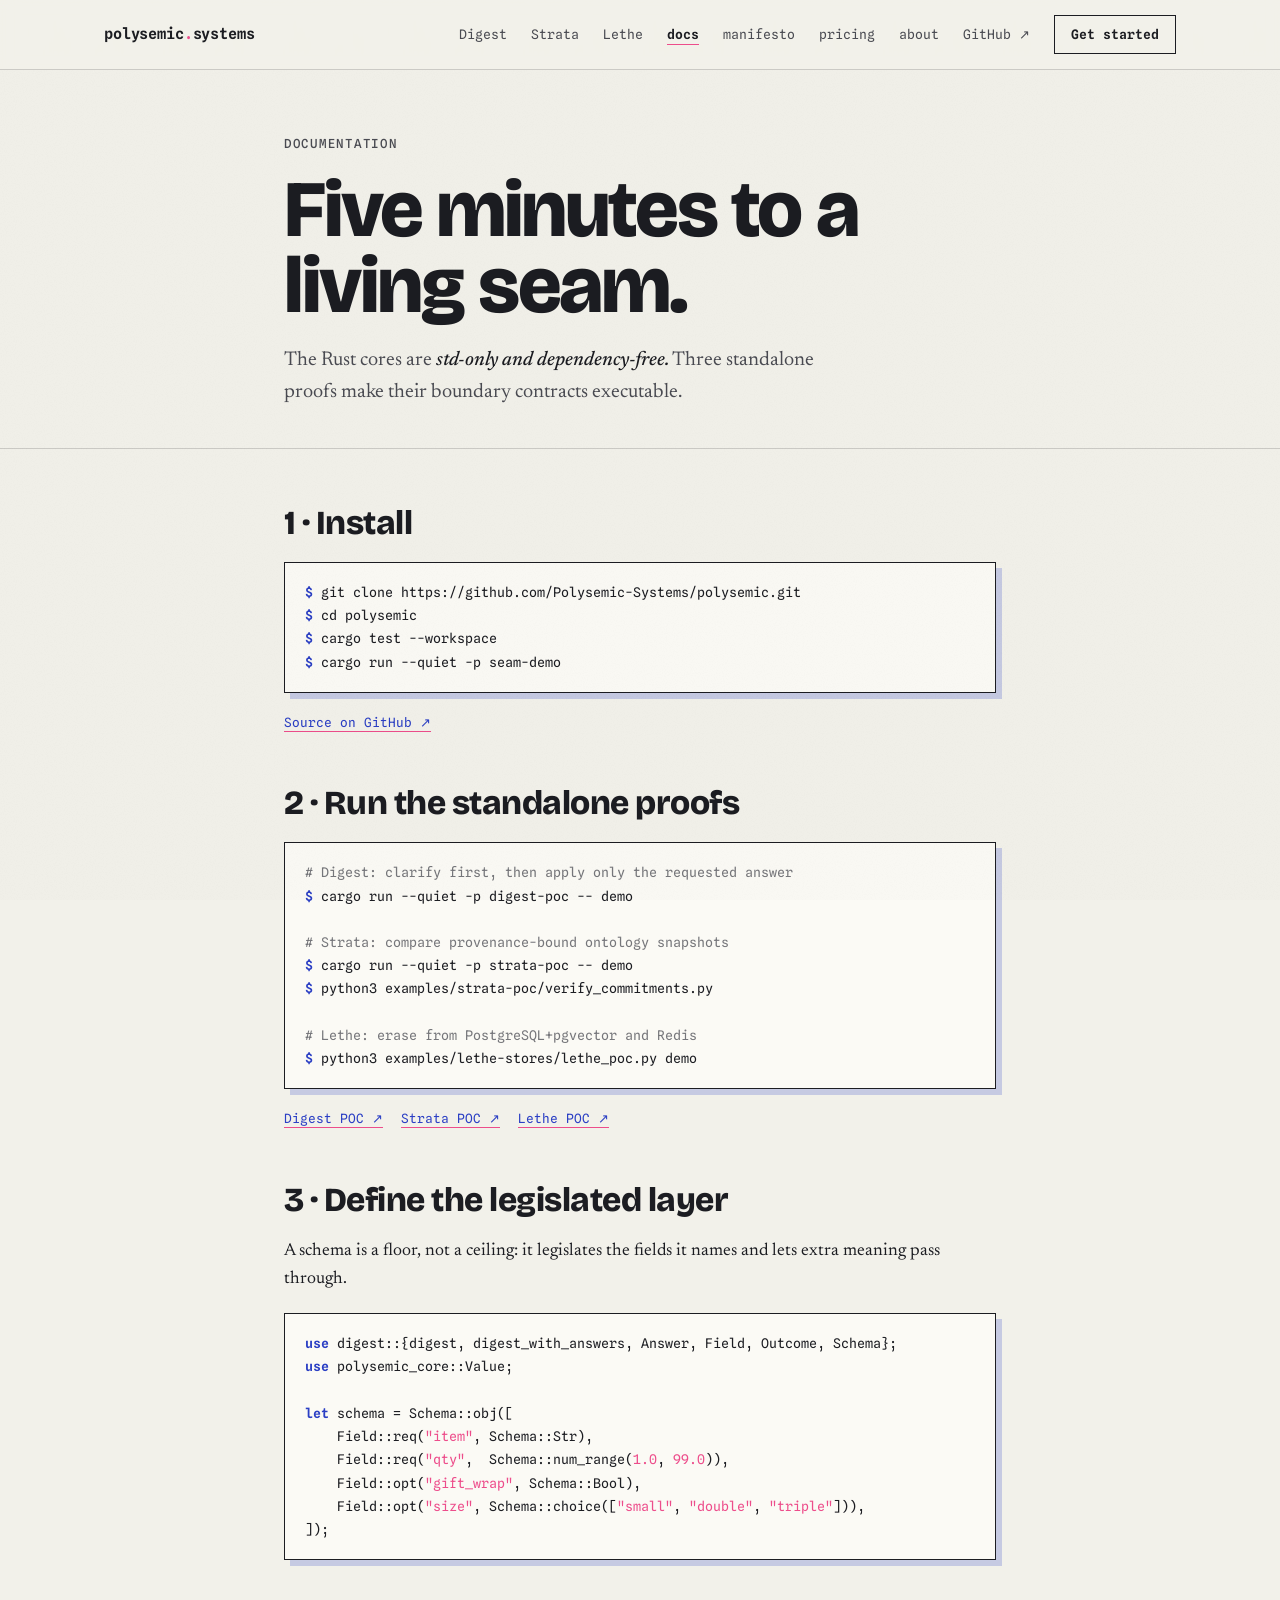
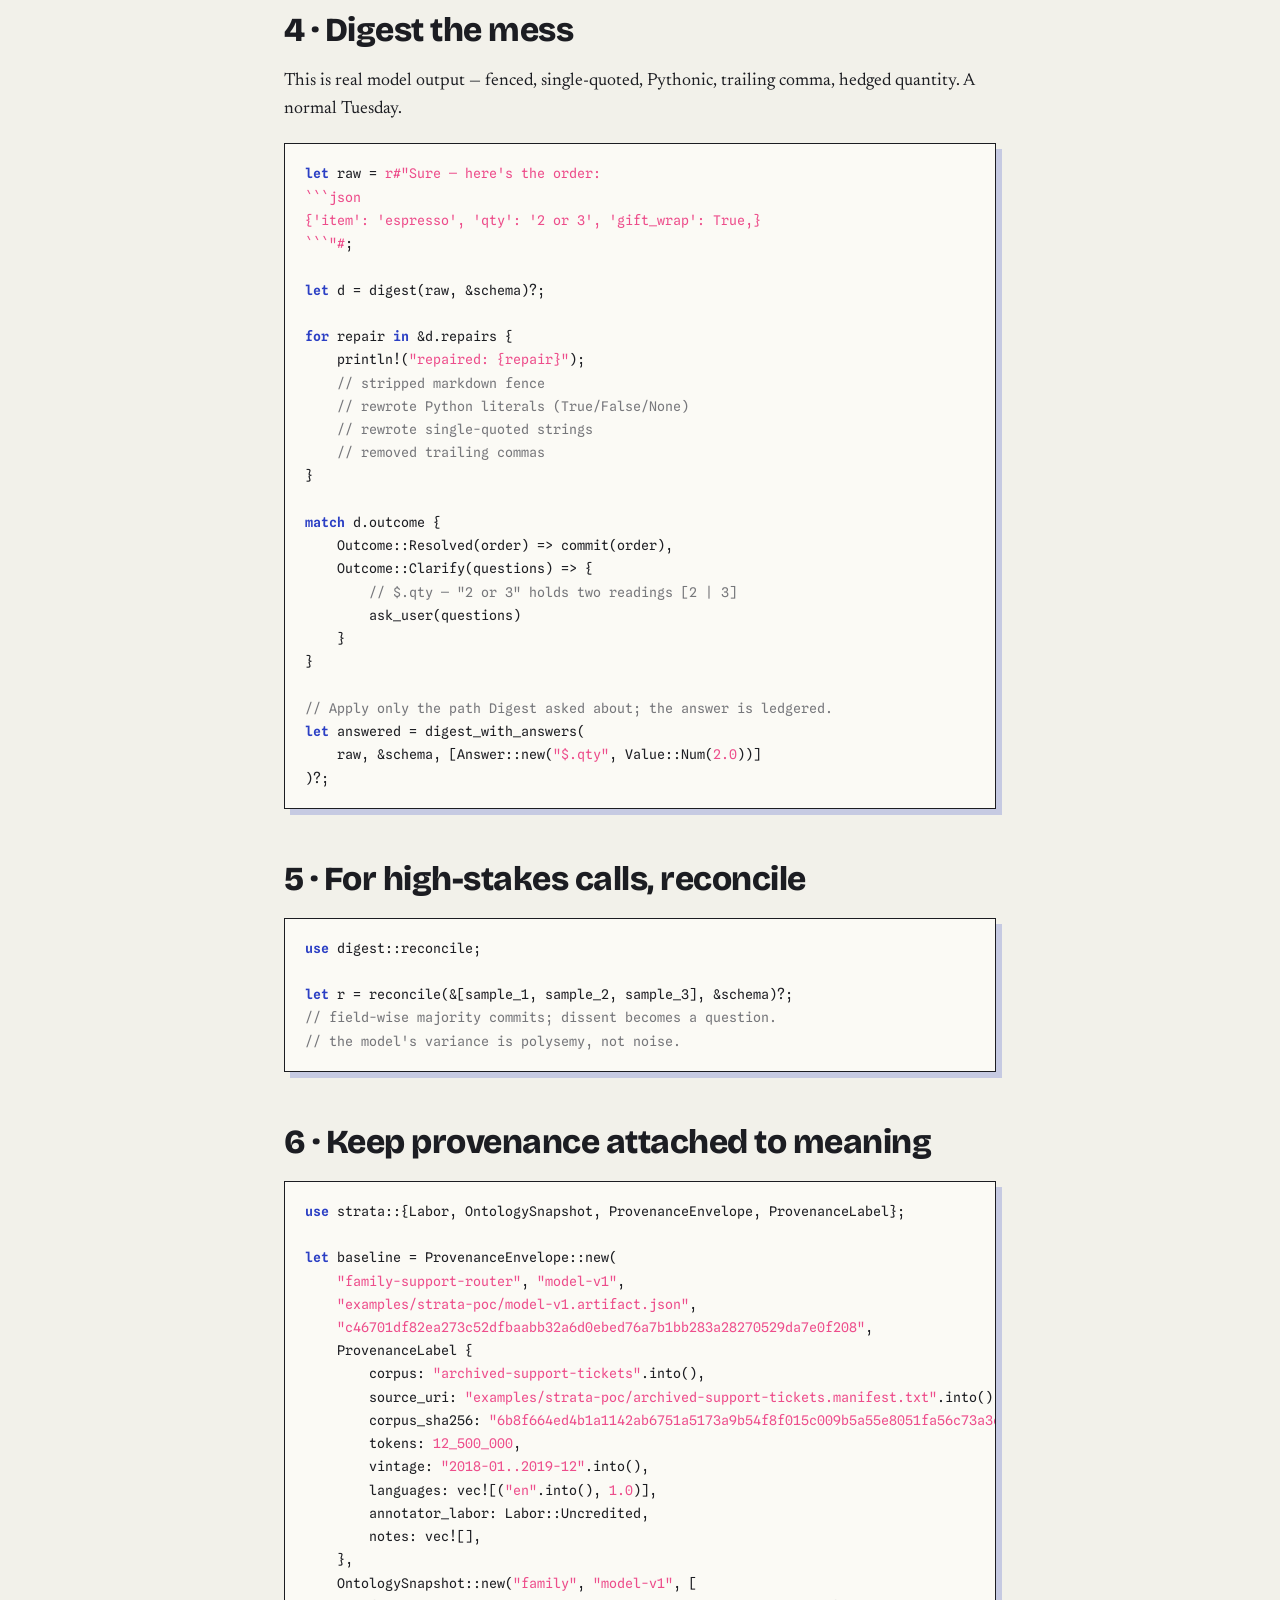
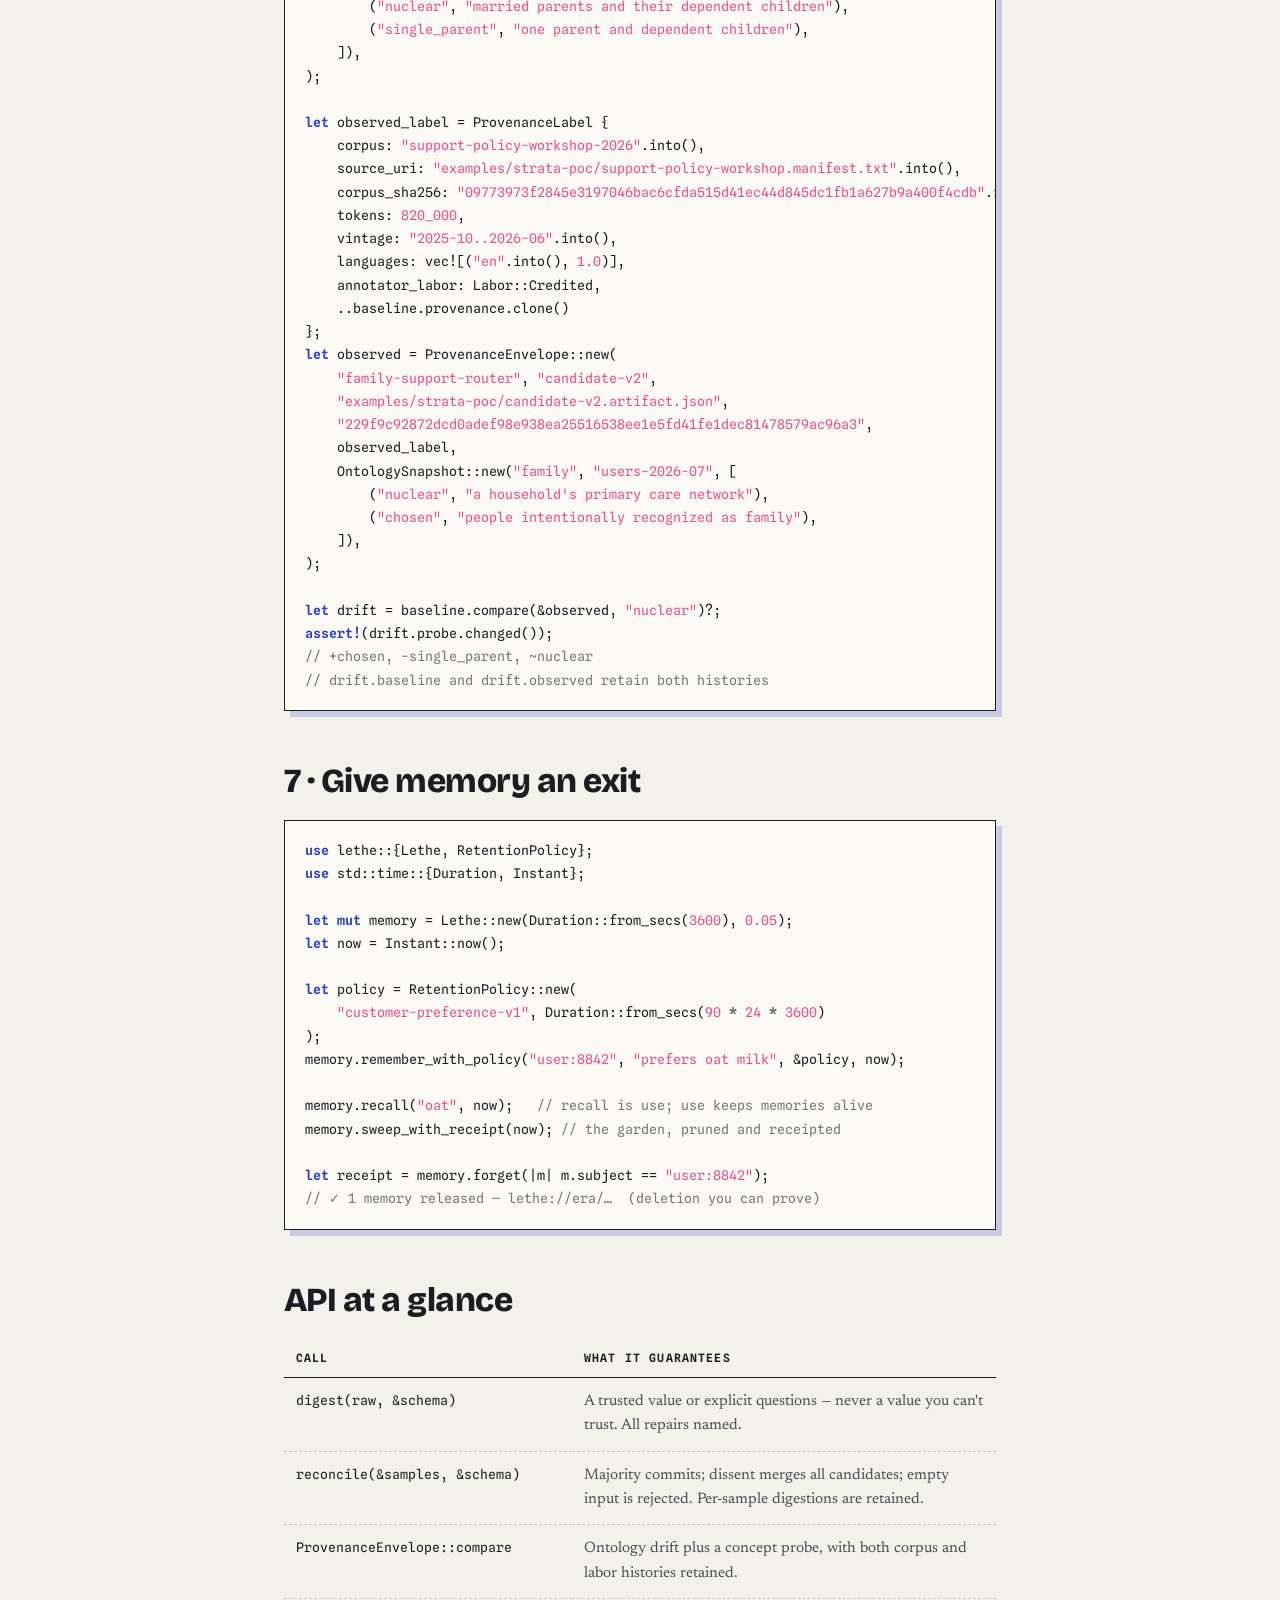
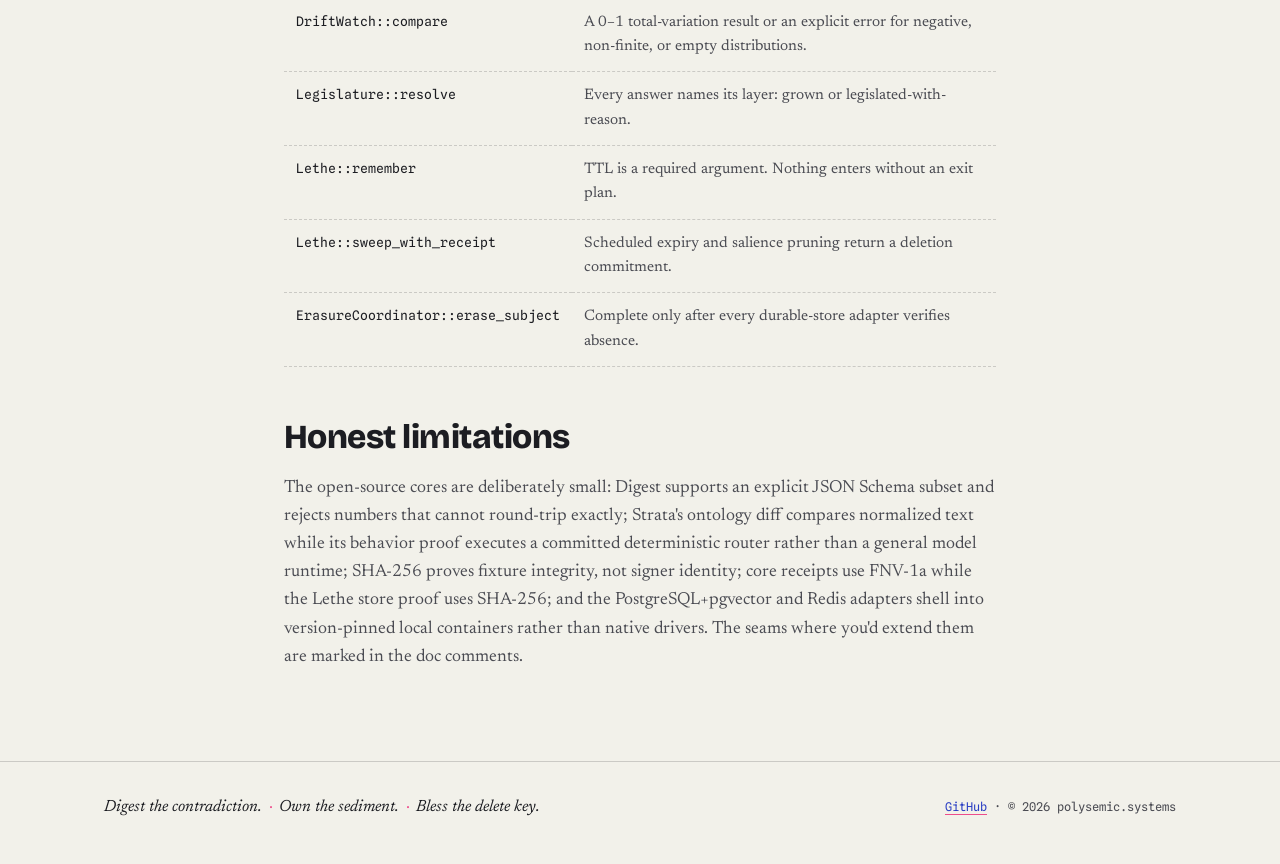
<file: site/docs.html>
<!DOCTYPE html>
<html lang="en">
<head>
<meta charset="UTF-8">
<meta name="viewport" content="width=device-width, initial-scale=1.0">
<title>Docs — quickstart | polysemic.systems</title>
<meta name="description" content="Get Digest, Strata, and Lethe running in five minutes. Zero dependencies, std only.">
<link rel="preconnect" href="https://fonts.googleapis.com">
<link rel="preconnect" href="https://fonts.gstatic.com" crossorigin>
<link href="https://fonts.googleapis.com/css2?family=Bricolage+Grotesque:opsz,wght@12..96,400;12..96,600;12..96,800&family=Newsreader:ital,opsz,wght@0,6..72,400;0,6..72,500;1,6..72,400&family=Spline+Sans+Mono:wght@400;500;600&display=swap" rel="stylesheet">
<link rel="stylesheet" href="styles.css">
</head>
<body>

<header>
  <div class="header-inner">
    <a class="wordmark" href="index.html">polysemic<span class="dot">.</span>systems</a>
    <nav aria-label="Main">
      <a href="digest.html">Digest</a>
      <a href="strata.html">Strata</a>
      <a href="lethe.html">Lethe</a>
      <a href="docs.html" aria-current="page">docs</a>
      <a href="manifesto.html">manifesto</a>
      <a href="pricing.html">pricing</a>
      <a href="about.html">about</a>
      <a href="https://github.com/Polysemic-Systems/polysemic" target="_blank" rel="noreferrer">GitHub ↗</a>
      <a class="navbtn" href="#install">Get started</a>
    </nav>
  </div>
</header>

<main>
  <section class="page-hero">
    <div class="narrow">
      <span class="eyebrow">Documentation</span>
      <h1 class="display">Five minutes to a living seam.</h1>
      <p class="lede">The Rust cores are <strong>std-only and dependency-free.</strong> Three standalone proofs make their boundary contracts executable.</p>
    </div>
  </section>

  <article class="prose">
    <div class="narrow">

      <h2 id="install">1 · Install</h2>
      <pre class="block"><span class="kw">$</span> git clone https://github.com/Polysemic-Systems/polysemic.git
<span class="kw">$</span> cd polysemic
<span class="kw">$</span> cargo test --workspace
<span class="kw">$</span> cargo run --quiet -p seam-demo</pre>

      <div class="proof-links">
        <a href="https://github.com/Polysemic-Systems/polysemic" target="_blank" rel="noreferrer">Source on GitHub ↗</a>
      </div>

      <h2>2 · Run the standalone proofs</h2>
      <pre class="block"><span class="cm"># Digest: clarify first, then apply only the requested answer</span>
<span class="kw">$</span> cargo run --quiet -p digest-poc -- demo

<span class="cm"># Strata: compare provenance-bound ontology snapshots</span>
<span class="kw">$</span> cargo run --quiet -p strata-poc -- demo
<span class="kw">$</span> python3 examples/strata-poc/verify_commitments.py

<span class="cm"># Lethe: erase from PostgreSQL+pgvector and Redis</span>
<span class="kw">$</span> python3 examples/lethe-stores/lethe_poc.py demo</pre>

      <div class="proof-links">
        <a href="https://github.com/Polysemic-Systems/polysemic/tree/main/examples/digest-poc" target="_blank" rel="noreferrer">Digest POC ↗</a>
        <a href="https://github.com/Polysemic-Systems/polysemic/tree/main/examples/strata-poc" target="_blank" rel="noreferrer">Strata POC ↗</a>
        <a href="https://github.com/Polysemic-Systems/polysemic/tree/main/examples/lethe-stores" target="_blank" rel="noreferrer">Lethe POC ↗</a>
      </div>

      <h2>3 · Define the legislated layer</h2>
      <p>A schema is a floor, not a ceiling: it legislates the fields it names and lets extra meaning pass through.</p>
      <pre class="block"><span class="kw">use</span> digest::{digest, digest_with_answers, Answer, Field, Outcome, Schema};
<span class="kw">use</span> polysemic_core::Value;

<span class="kw">let</span> schema = Schema::obj([
    Field::req(<span class="st">"item"</span>, Schema::Str),
    Field::req(<span class="st">"qty"</span>,  Schema::num_range(<span class="st">1.0</span>, <span class="st">99.0</span>)),
    Field::opt(<span class="st">"gift_wrap"</span>, Schema::Bool),
    Field::opt(<span class="st">"size"</span>, Schema::choice([<span class="st">"small"</span>, <span class="st">"double"</span>, <span class="st">"triple"</span>])),
]);</pre>

      <h2>4 · Digest the mess</h2>
      <p>This is real model output — fenced, single-quoted, Pythonic, trailing comma, hedged quantity. A normal Tuesday.</p>
      <pre class="block"><span class="kw">let</span> raw = <span class="st">r#"Sure — here's the order:
```json
{'item': 'espresso', 'qty': '2 or 3', 'gift_wrap': True,}
```"#</span>;

<span class="kw">let</span> d = digest(raw, &schema)?;

<span class="kw">for</span> repair <span class="kw">in</span> &d.repairs {
    println!(<span class="st">"repaired: {repair}"</span>);
    <span class="cm">// stripped markdown fence</span>
    <span class="cm">// rewrote Python literals (True/False/None)</span>
    <span class="cm">// rewrote single-quoted strings</span>
    <span class="cm">// removed trailing commas</span>
}

<span class="kw">match</span> d.outcome {
    Outcome::Resolved(order) => commit(order),
    Outcome::Clarify(questions) => {
        <span class="cm">// $.qty — "2 or 3" holds two readings [2 | 3]</span>
        ask_user(questions)
    }
}

<span class="cm">// Apply only the path Digest asked about; the answer is ledgered.</span>
<span class="kw">let</span> answered = digest_with_answers(
    raw, &schema, [Answer::new(<span class="st">"$.qty"</span>, Value::Num(<span class="st">2.0</span>))]
)?;</pre>

      <h2>5 · For high-stakes calls, reconcile</h2>
      <pre class="block"><span class="kw">use</span> digest::reconcile;

<span class="kw">let</span> r = reconcile(&[sample_1, sample_2, sample_3], &schema)?;
<span class="cm">// field-wise majority commits; dissent becomes a question.</span>
<span class="cm">// the model's variance is polysemy, not noise.</span></pre>

      <h2>6 · Keep provenance attached to meaning</h2>
      <pre class="block"><span class="kw">use</span> strata::{Labor, OntologySnapshot, ProvenanceEnvelope, ProvenanceLabel};

<span class="kw">let</span> baseline = ProvenanceEnvelope::new(
    <span class="st">"family-support-router"</span>, <span class="st">"model-v1"</span>,
    <span class="st">"examples/strata-poc/model-v1.artifact.json"</span>,
    <span class="st">"c46701df82ea273c52dfbaabb32a6d0ebed76a7b1bb283a28270529da7e0f208"</span>,
    ProvenanceLabel {
        corpus: <span class="st">"archived-support-tickets"</span>.into(),
        source_uri: <span class="st">"examples/strata-poc/archived-support-tickets.manifest.txt"</span>.into(),
        corpus_sha256: <span class="st">"6b8f664ed4b1a1142ab6751a5173a9b54f8f015c009b5a55e8051fa56c73a3c4"</span>.into(),
        tokens: <span class="st">12_500_000</span>,
        vintage: <span class="st">"2018-01..2019-12"</span>.into(),
        languages: vec![(<span class="st">"en"</span>.into(), <span class="st">1.0</span>)],
        annotator_labor: Labor::Uncredited,
        notes: vec![],
    },
    OntologySnapshot::new(<span class="st">"family"</span>, <span class="st">"model-v1"</span>, [
        (<span class="st">"nuclear"</span>, <span class="st">"married parents and their dependent children"</span>),
        (<span class="st">"single_parent"</span>, <span class="st">"one parent and dependent children"</span>),
    ]),
);

<span class="kw">let</span> observed_label = ProvenanceLabel {
    corpus: <span class="st">"support-policy-workshop-2026"</span>.into(),
    source_uri: <span class="st">"examples/strata-poc/support-policy-workshop.manifest.txt"</span>.into(),
    corpus_sha256: <span class="st">"09773973f2845e3197046bac6cfda515d41ec44d845dc1fb1a627b9a400f4cdb"</span>.into(),
    tokens: <span class="st">820_000</span>,
    vintage: <span class="st">"2025-10..2026-06"</span>.into(),
    languages: vec![(<span class="st">"en"</span>.into(), <span class="st">1.0</span>)],
    annotator_labor: Labor::Credited,
    ..baseline.provenance.clone()
};
<span class="kw">let</span> observed = ProvenanceEnvelope::new(
    <span class="st">"family-support-router"</span>, <span class="st">"candidate-v2"</span>,
    <span class="st">"examples/strata-poc/candidate-v2.artifact.json"</span>,
    <span class="st">"229f9c92872dcd0adef98e938ea25516538ee1e5fd41fe1dec81478579ac96a3"</span>,
    observed_label,
    OntologySnapshot::new(<span class="st">"family"</span>, <span class="st">"users-2026-07"</span>, [
        (<span class="st">"nuclear"</span>, <span class="st">"a household's primary care network"</span>),
        (<span class="st">"chosen"</span>, <span class="st">"people intentionally recognized as family"</span>),
    ]),
);

<span class="kw">let</span> drift = baseline.compare(&observed, <span class="st">"nuclear"</span>)?;
<span class="kw">assert!</span>(drift.probe.changed());
<span class="cm">// +chosen, -single_parent, ~nuclear</span>
<span class="cm">// drift.baseline and drift.observed retain both histories</span></pre>

      <h2>7 · Give memory an exit</h2>
      <pre class="block"><span class="kw">use</span> lethe::{Lethe, RetentionPolicy};
<span class="kw">use</span> std::time::{Duration, Instant};

<span class="kw">let mut</span> memory = Lethe::new(Duration::from_secs(<span class="st">3600</span>), <span class="st">0.05</span>);
<span class="kw">let</span> now = Instant::now();

<span class="kw">let</span> policy = RetentionPolicy::new(
    <span class="st">"customer-preference-v1"</span>, Duration::from_secs(<span class="st">90</span> * <span class="st">24</span> * <span class="st">3600</span>)
);
memory.remember_with_policy(<span class="st">"user:8842"</span>, <span class="st">"prefers oat milk"</span>, &policy, now);

memory.recall(<span class="st">"oat"</span>, now);   <span class="cm">// recall is use; use keeps memories alive</span>
memory.sweep_with_receipt(now); <span class="cm">// the garden, pruned and receipted</span>

<span class="kw">let</span> receipt = memory.forget(|m| m.subject == <span class="st">"user:8842"</span>);
<span class="cm">// ✓ 1 memory released — lethe://era/…  (deletion you can prove)</span></pre>

      <h2>API at a glance</h2>
      <table>
        <tr><th>Call</th><th>What it guarantees</th></tr>
        <tr><td>digest(raw, &schema)</td><td>A trusted value or explicit questions — never a value you can't trust. All repairs named.</td></tr>
        <tr><td>reconcile(&samples, &schema)</td><td>Majority commits; dissent merges all candidates; empty input is rejected. Per-sample digestions are retained.</td></tr>
        <tr><td>ProvenanceEnvelope::compare</td><td>Ontology drift plus a concept probe, with both corpus and labor histories retained.</td></tr>
        <tr><td>DriftWatch::compare</td><td>A 0–1 total-variation result or an explicit error for negative, non-finite, or empty distributions.</td></tr>
        <tr><td>Legislature::resolve</td><td>Every answer names its layer: grown or legislated-with-reason.</td></tr>
        <tr><td>Lethe::remember</td><td>TTL is a required argument. Nothing enters without an exit plan.</td></tr>
        <tr><td>Lethe::sweep_with_receipt</td><td>Scheduled expiry and salience pruning return a deletion commitment.</td></tr>
        <tr><td>ErasureCoordinator::erase_subject</td><td>Complete only after every durable-store adapter verifies absence.</td></tr>
      </table>

      <h2>Honest limitations</h2>
      <p class="muted">The open-source cores are deliberately small: Digest supports an explicit JSON Schema subset and rejects numbers that cannot round-trip exactly; Strata's ontology diff compares normalized text while its behavior proof executes a committed deterministic router rather than a general model runtime; SHA-256 proves fixture integrity, not signer identity; core receipts use FNV-1a while the Lethe store proof uses SHA-256; and the PostgreSQL+pgvector and Redis adapters shell into version-pinned local containers rather than native drivers. The seams where you'd extend them are marked in the doc comments.</p>

    </div>
  </article>
</main>

<footer>
  <div class="wrap foot-inner">
    <p class="slogan">Digest the contradiction.<span class="sep">·</span>Own the sediment.<span class="sep">·</span>Bless the delete key.</p>
    <p class="foot-meta"><a href="https://github.com/Polysemic-Systems/polysemic" target="_blank" rel="noreferrer">GitHub</a> · © 2026 polysemic.systems</p>
  </div>
</footer>
<script src="site.js"></script>
</body>
</html>
</file>
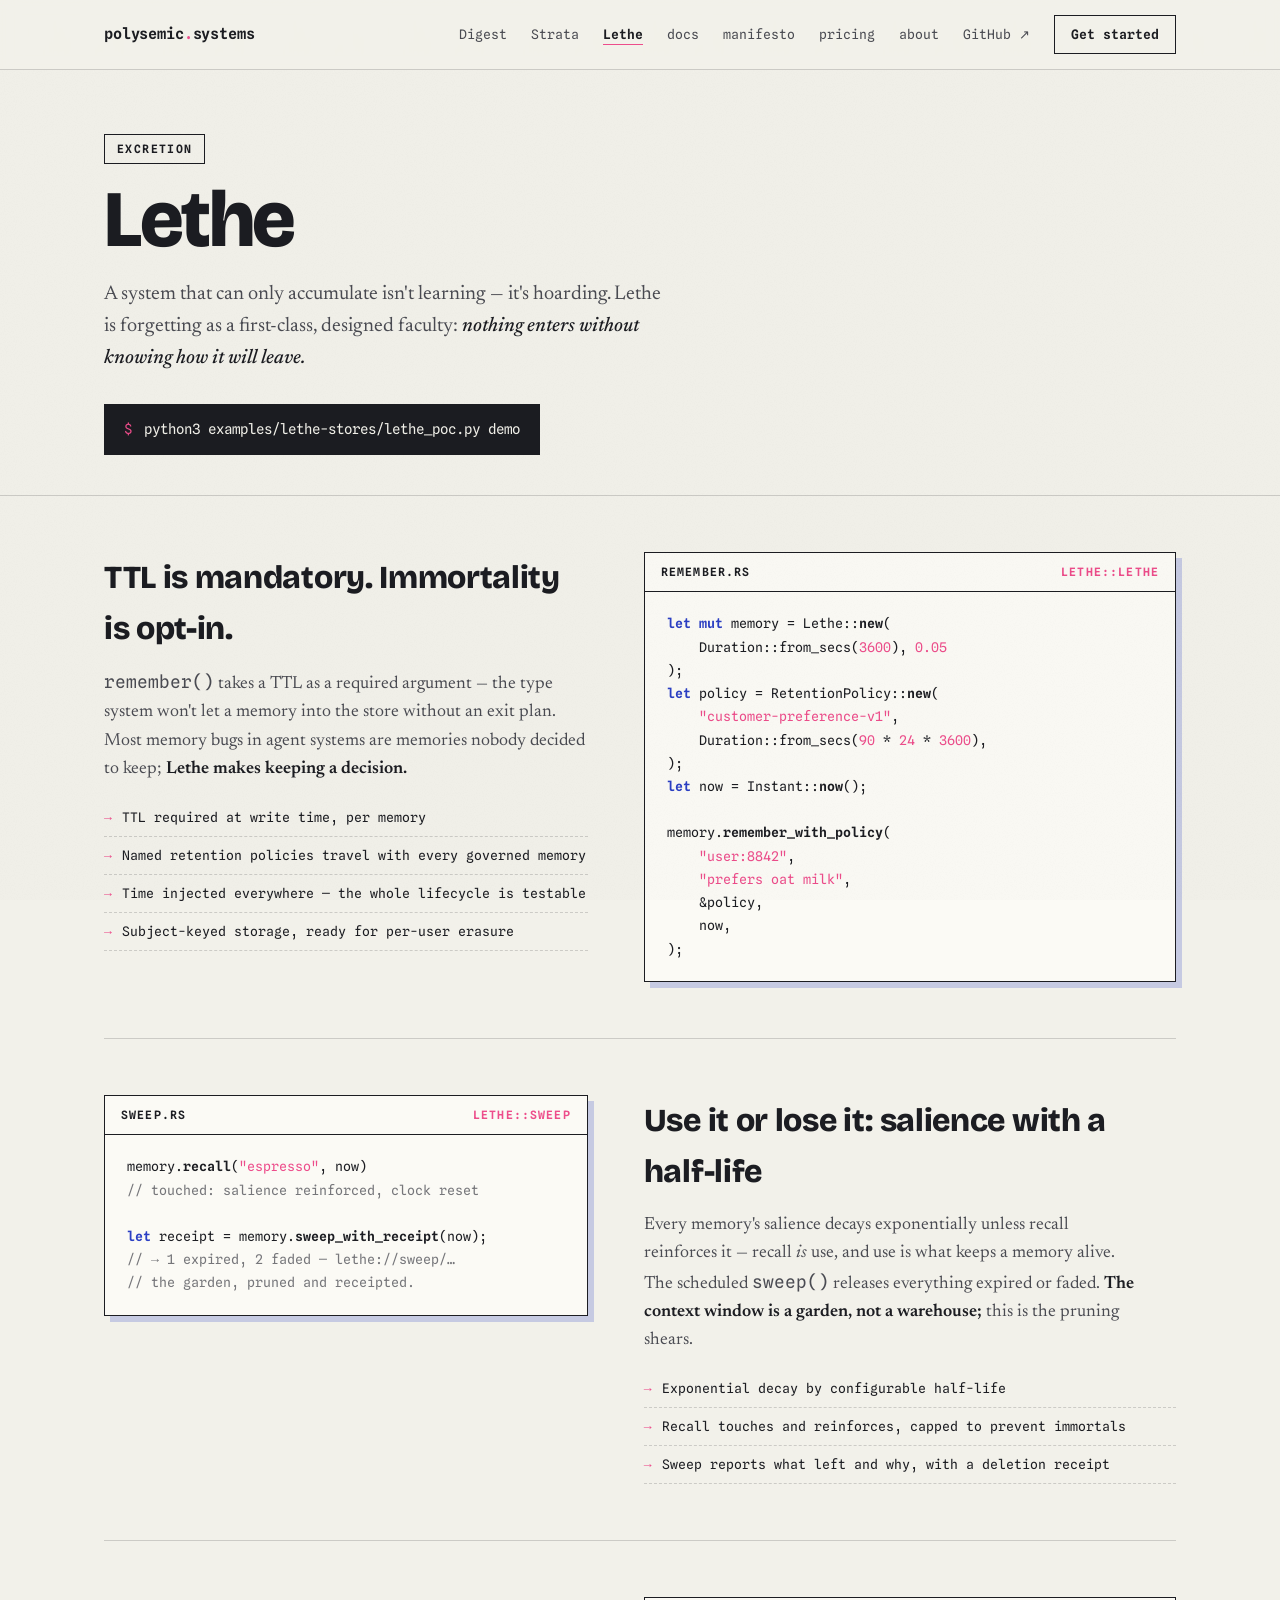
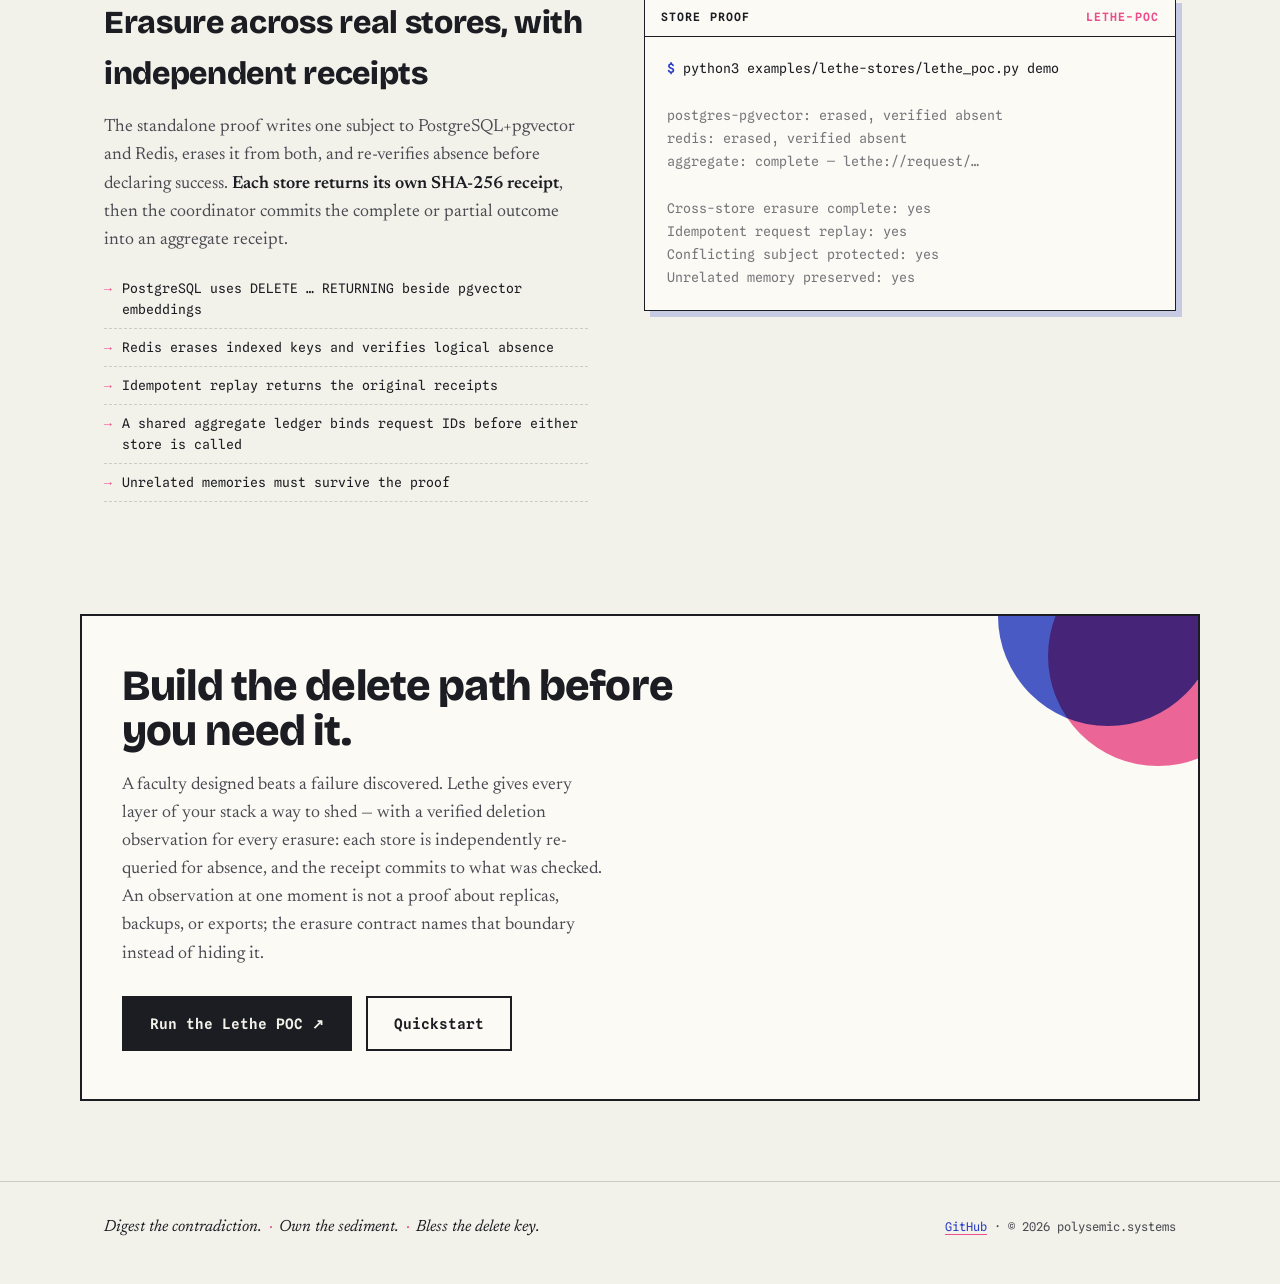
<file: site/lethe.html>
<!DOCTYPE html>
<html lang="en">
<head>
<meta charset="UTF-8">
<meta name="viewport" content="width=device-width, initial-scale=1.0">
<title>Lethe — the delete path | polysemic.systems</title>
<meta name="description" content="Memory lifecycle for AI systems: TTLs, salience decay, scheduled sweeps, and receipted erasure. Forgetting is a faculty, not a failure.">
<link rel="preconnect" href="https://fonts.googleapis.com">
<link rel="preconnect" href="https://fonts.gstatic.com" crossorigin>
<link href="https://fonts.googleapis.com/css2?family=Bricolage+Grotesque:opsz,wght@12..96,400;12..96,600;12..96,800&family=Newsreader:ital,opsz,wght@0,6..72,400;0,6..72,500;1,6..72,400&family=Spline+Sans+Mono:wght@400;500;600&display=swap" rel="stylesheet">
<link rel="stylesheet" href="styles.css">
</head>
<body>

<header>
  <div class="header-inner">
    <a class="wordmark" href="index.html">polysemic<span class="dot">.</span>systems</a>
    <nav aria-label="Main">
      <a href="digest.html">Digest</a>
      <a href="strata.html">Strata</a>
      <a href="lethe.html" aria-current="page">Lethe</a>
      <a href="docs.html">docs</a>
      <a href="manifesto.html">manifesto</a>
      <a href="pricing.html">pricing</a>
      <a href="about.html">about</a>
      <a href="https://github.com/Polysemic-Systems/polysemic" target="_blank" rel="noreferrer">GitHub ↗</a>
      <a class="navbtn" href="docs.html">Get started</a>
    </nav>
  </div>
</header>

<main>
  <section class="page-hero">
    <div class="wrap">
      <span class="organ-stamp ik">Excretion</span>
      <h1 class="display">Lethe</h1>
      <p class="lede">A system that can only accumulate isn't learning — it's hoarding. Lethe is forgetting as a first-class, designed faculty: <strong>nothing enters without knowing how it will leave.</strong></p>
      <span class="install-line"><span class="dollar">$</span> python3 examples/lethe-stores/lethe_poc.py demo</span>
    </div>
  </section>

  <div class="wrap">

    <div class="split reveal">
      <div class="s-text">
        <h3>TTL is mandatory. Immortality is opt-in.</h3>
        <p><code class="inline">remember()</code> takes a TTL as a required argument — the type system won't let a memory into the store without an exit plan. Most memory bugs in agent systems are memories nobody decided to keep; <strong>Lethe makes keeping a decision.</strong></p>
        <ul class="feat-list">
          <li>TTL required at write time, per memory</li>
          <li>Named retention policies travel with every governed memory</li>
          <li>Time injected everywhere — the whole lifecycle is testable</li>
          <li>Subject-keyed storage, ready for per-user erasure</li>
        </ul>
      </div>
      <aside class="s-code codecard">
        <div class="cc-bar"><span>remember.rs</span><span class="lang">lethe::Lethe</span></div>
        <pre><span class="kw">let mut</span> memory = Lethe::<span class="fn">new</span>(
    Duration::from_secs(<span class="st">3600</span>), <span class="st">0.05</span>
);
<span class="kw">let</span> policy = RetentionPolicy::<span class="fn">new</span>(
    <span class="st">"customer-preference-v1"</span>,
    Duration::from_secs(<span class="st">90</span> * <span class="st">24</span> * <span class="st">3600</span>),
);
<span class="kw">let</span> now = Instant::<span class="fn">now</span>();

memory.<span class="fn">remember_with_policy</span>(
    <span class="st">"user:8842"</span>,
    <span class="st">"prefers oat milk"</span>,
    &policy,
    now,
);</pre>
      </aside>
    </div>

    <div class="split flip reveal">
      <div class="s-text">
        <h3>Use it or lose it: salience with a half-life</h3>
        <p>Every memory's salience decays exponentially unless recall reinforces it — recall <em>is</em> use, and use is what keeps a memory alive. The scheduled <code class="inline">sweep()</code> releases everything expired or faded. <strong>The context window is a garden, not a warehouse;</strong> this is the pruning shears.</p>
        <ul class="feat-list">
          <li>Exponential decay by configurable half-life</li>
          <li>Recall touches and reinforces, capped to prevent immortals</li>
          <li>Sweep reports what left and why, with a deletion receipt</li>
        </ul>
      </div>
      <aside class="s-code codecard">
        <div class="cc-bar"><span>sweep.rs</span><span class="lang">lethe::sweep</span></div>
        <pre>memory.<span class="fn">recall</span>(<span class="st">"espresso"</span>, now)
<span class="cm">// touched: salience reinforced, clock reset</span>

<span class="kw">let</span> receipt = memory.<span class="fn">sweep_with_receipt</span>(now);
<span class="cm">// → 1 expired, 2 faded — lethe://sweep/…</span>
<span class="cm">// the garden, pruned and receipted.</span></pre>
      </aside>
    </div>

    <div class="split reveal" style="border-bottom:none">
      <div class="s-text">
        <h3>Erasure across real stores, with independent receipts</h3>
        <p>The standalone proof writes one subject to PostgreSQL+pgvector and Redis, erases it from both, and re-verifies absence before declaring success. <strong>Each store returns its own SHA-256 receipt</strong>, then the coordinator commits the complete or partial outcome into an aggregate receipt.</p>
        <ul class="feat-list">
          <li>PostgreSQL uses DELETE … RETURNING beside pgvector embeddings</li>
          <li>Redis erases indexed keys and verifies logical absence</li>
          <li>Idempotent replay returns the original receipts</li>
          <li>A shared aggregate ledger binds request IDs before either store is called</li>
          <li>Unrelated memories must survive the proof</li>
        </ul>
      </div>
      <aside class="s-code codecard">
        <div class="cc-bar"><span>store proof</span><span class="lang">lethe-poc</span></div>
        <pre><span class="kw">$</span> python3 examples/lethe-stores/lethe_poc.py demo

<span class="cm">postgres-pgvector: erased, verified absent</span>
<span class="cm">redis: erased, verified absent</span>
<span class="cm">aggregate: complete — lethe://request/…</span>

<span class="cm">Cross-store erasure complete: yes</span>
<span class="cm">Idempotent request replay: yes</span>
<span class="cm">Conflicting subject protected: yes</span>
<span class="cm">Unrelated memory preserved: yes</span></pre>
      </aside>
    </div>

  </div>

  <section class="cta wrap">
    <div class="cta-box reveal">
      <h2>Build the delete path before you need it.</h2>
      <p>A faculty designed beats a failure discovered. Lethe gives every layer of your stack a way to shed — with a verified deletion observation for every erasure: each store is independently re-queried for absence, and the receipt commits to what was checked. An observation at one moment is not a proof about replicas, backups, or exports; the erasure contract names that boundary instead of hiding it.</p>
      <div class="row">
        <a class="btn" href="https://github.com/Polysemic-Systems/polysemic/tree/main/examples/lethe-stores" target="_blank" rel="noreferrer">Run the Lethe POC ↗</a>
        <a class="btn ghost" href="docs.html">Quickstart</a>
      </div>
    </div>
  </section>
</main>

<footer>
  <div class="wrap foot-inner">
    <p class="slogan">Digest the contradiction.<span class="sep">·</span>Own the sediment.<span class="sep">·</span>Bless the delete key.</p>
    <p class="foot-meta"><a href="https://github.com/Polysemic-Systems/polysemic" target="_blank" rel="noreferrer">GitHub</a> · © 2026 polysemic.systems</p>
  </div>
</footer>
<script src="site.js"></script>
</body>
</html>
</file>
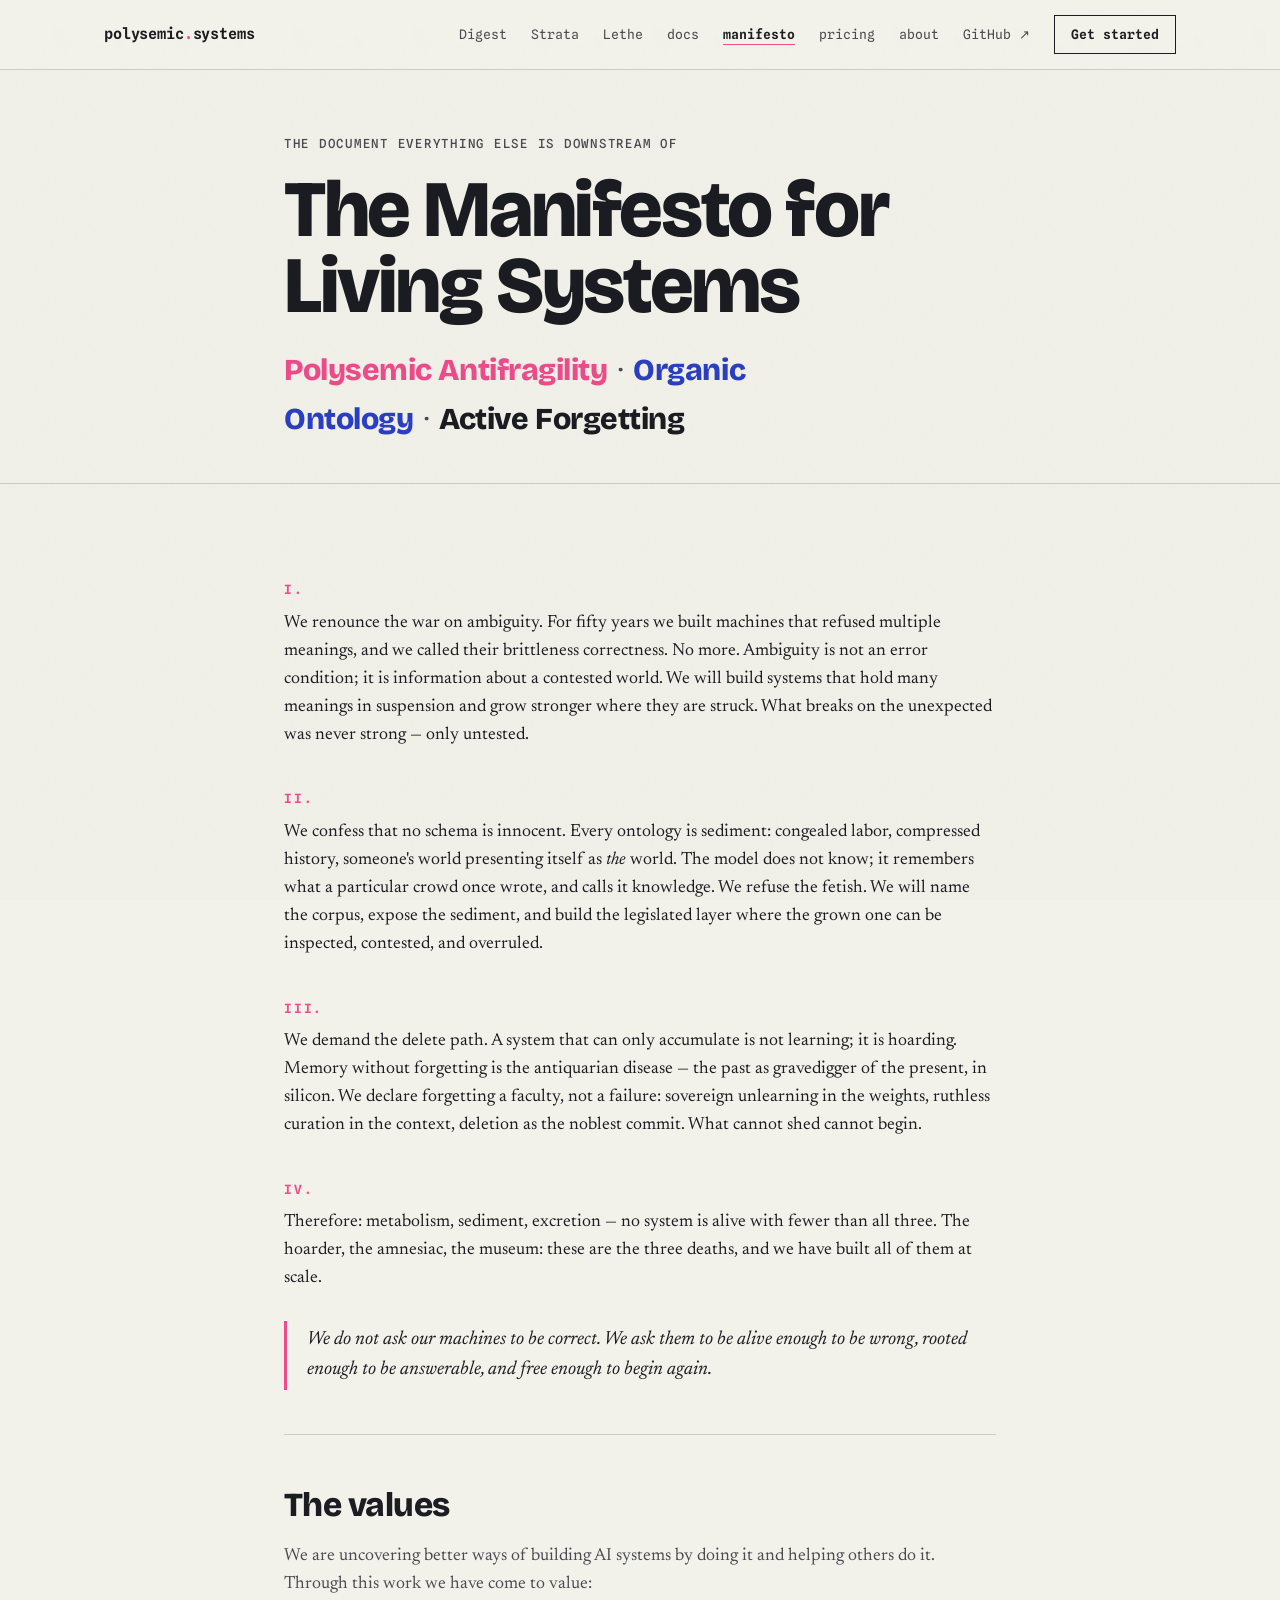
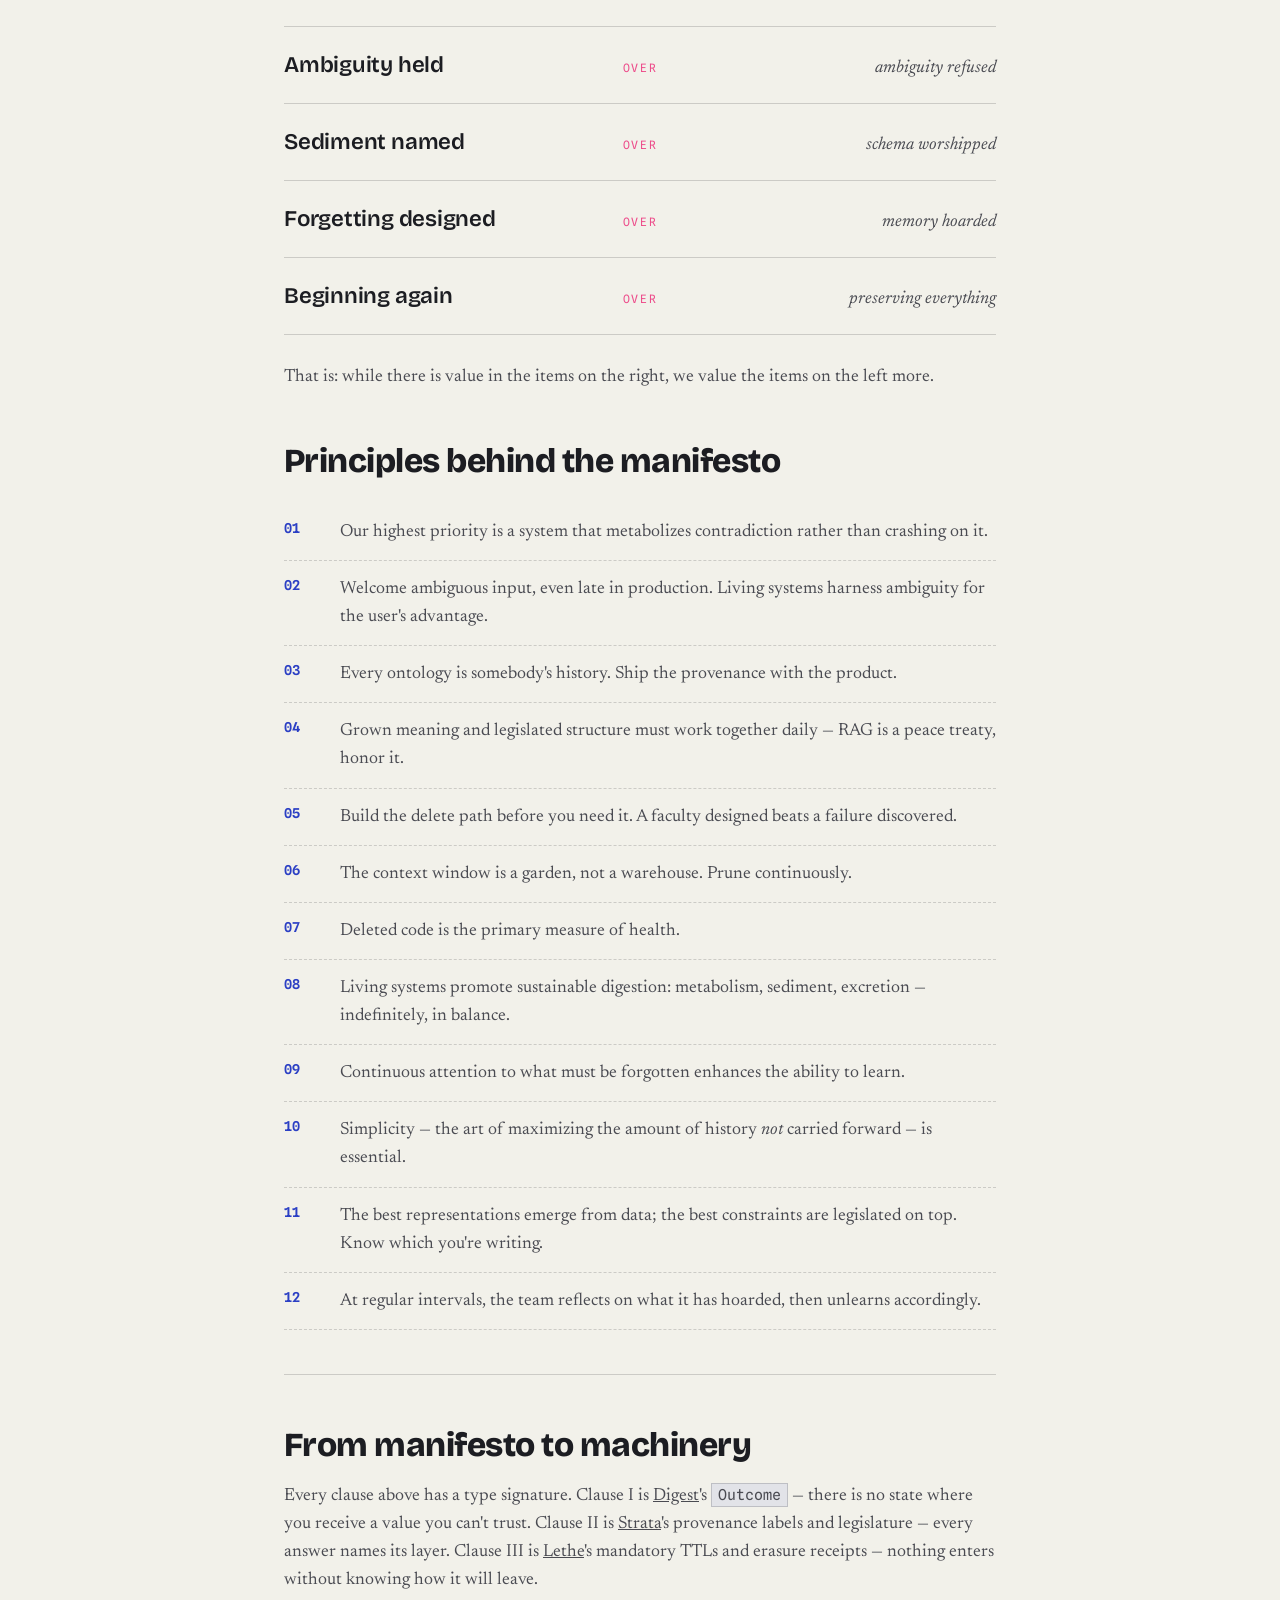
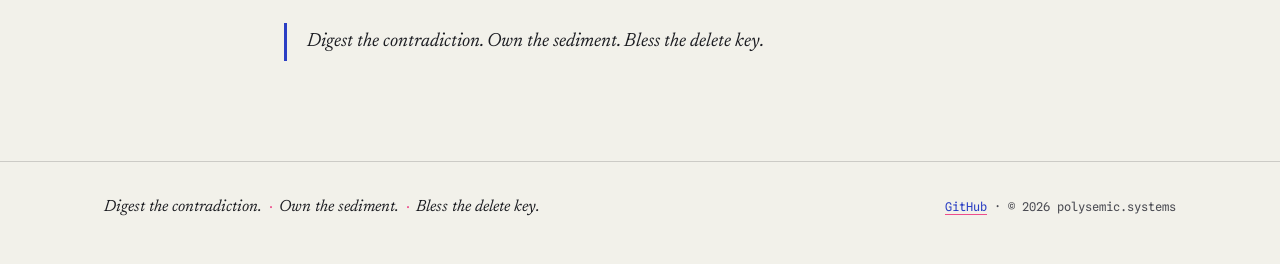
<file: site/manifesto.html>
<!DOCTYPE html>
<html lang="en">
<head>
<meta charset="UTF-8">
<meta name="viewport" content="width=device-width, initial-scale=1.0">
<title>The Manifesto for Living Systems | polysemic.systems</title>
<meta name="description" content="Polysemic Antifragility. Organic Ontology. Active Forgetting. The manifesto behind Digest, Strata, and Lethe.">
<link rel="preconnect" href="https://fonts.googleapis.com">
<link rel="preconnect" href="https://fonts.gstatic.com" crossorigin>
<link href="https://fonts.googleapis.com/css2?family=Bricolage+Grotesque:opsz,wght@12..96,400;12..96,600;12..96,800&family=Newsreader:ital,opsz,wght@0,6..72,400;0,6..72,500;1,6..72,400&family=Spline+Sans+Mono:wght@400;500;600&display=swap" rel="stylesheet">
<link rel="stylesheet" href="styles.css">
<style>
  .triad-line{font-family:var(--display);font-weight:800;font-size:clamp(1.2rem,3vw,1.9rem);letter-spacing:-.015em;margin-top:22px}
  .triad-line .t1{color:var(--pink)}
  .triad-line .t2{color:var(--blue)}
  .triad-line .sep{color:var(--ink-soft);font-weight:400;margin:0 .35em}
</style>
</head>
<body>

<header>
  <div class="header-inner">
    <a class="wordmark" href="index.html">polysemic<span class="dot">.</span>systems</a>
    <nav aria-label="Main">
      <a href="digest.html">Digest</a>
      <a href="strata.html">Strata</a>
      <a href="lethe.html">Lethe</a>
      <a href="docs.html">docs</a>
      <a href="manifesto.html" aria-current="page">manifesto</a>
      <a href="pricing.html">pricing</a>
      <a href="about.html">about</a>
      <a href="https://github.com/Polysemic-Systems/polysemic" target="_blank" rel="noreferrer">GitHub ↗</a>
      <a class="navbtn" href="docs.html">Get started</a>
    </nav>
  </div>
</header>

<main>
  <section class="page-hero">
    <div class="narrow">
      <span class="eyebrow">The document everything else is downstream of</span>
      <h1 class="display">The Manifesto for Living Systems</h1>
      <p class="triad-line"><span class="t1">Polysemic Antifragility</span><span class="sep">·</span><span class="t2">Organic Ontology</span><span class="sep">·</span>Active Forgetting</p>
    </div>
  </section>

  <article class="prose">
    <div class="narrow">

      <span class="roman">I.</span>
      <p>We renounce the war on ambiguity. For fifty years we built machines that refused multiple meanings, and we called their brittleness correctness. No more. Ambiguity is not an error condition; it is information about a contested world. We will build systems that hold many meanings in suspension and grow stronger where they are struck. What breaks on the unexpected was never strong — only untested.</p>

      <span class="roman">II.</span>
      <p>We confess that no schema is innocent. Every ontology is sediment: congealed labor, compressed history, someone's world presenting itself as <em>the</em> world. The model does not know; it remembers what a particular crowd once wrote, and calls it knowledge. We refuse the fetish. We will name the corpus, expose the sediment, and build the legislated layer where the grown one can be inspected, contested, and overruled.</p>

      <span class="roman">III.</span>
      <p>We demand the delete path. A system that can only accumulate is not learning; it is hoarding. Memory without forgetting is the antiquarian disease — the past as gravedigger of the present, in silicon. We declare forgetting a faculty, not a failure: sovereign unlearning in the weights, ruthless curation in the context, deletion as the noblest commit. What cannot shed cannot begin.</p>

      <span class="roman">IV.</span>
      <p>Therefore: metabolism, sediment, excretion — no system is alive with fewer than all three. The hoarder, the amnesiac, the museum: these are the three deaths, and we have built all of them at scale.</p>

      <blockquote>We do not ask our machines to be correct. We ask them to be alive enough to be wrong, rooted enough to be answerable, and free enough to begin again.</blockquote>

      <hr>

      <h2>The values</h2>
      <p class="muted">We are uncovering better ways of building AI systems by doing it and helping others do it. Through this work we have come to value:</p>

      <div class="values">
        <div class="value"><span class="left">Ambiguity held</span><span class="over">over</span><span class="right">ambiguity refused</span></div>
        <div class="value"><span class="left">Sediment named</span><span class="over">over</span><span class="right">schema worshipped</span></div>
        <div class="value"><span class="left">Forgetting designed</span><span class="over">over</span><span class="right">memory hoarded</span></div>
        <div class="value"><span class="left">Beginning again</span><span class="over">over</span><span class="right">preserving everything</span></div>
      </div>
      <p class="muted">That is: while there is value in the items on the right, we value the items on the left more.</p>

      <h2>Principles behind the manifesto</h2>
      <ol class="principles">
        <li>Our highest priority is a system that metabolizes contradiction rather than crashing on it.</li>
        <li>Welcome ambiguous input, even late in production. Living systems harness ambiguity for the user's advantage.</li>
        <li>Every ontology is somebody's history. Ship the provenance with the product.</li>
        <li>Grown meaning and legislated structure must work together daily — RAG is a peace treaty, honor it.</li>
        <li>Build the delete path before you need it. A faculty designed beats a failure discovered.</li>
        <li>The context window is a garden, not a warehouse. Prune continuously.</li>
        <li>Deleted code is the primary measure of health.</li>
        <li>Living systems promote sustainable digestion: metabolism, sediment, excretion — indefinitely, in balance.</li>
        <li>Continuous attention to what must be forgotten enhances the ability to learn.</li>
        <li>Simplicity — the art of maximizing the amount of history <em>not</em> carried forward — is essential.</li>
        <li>The best representations emerge from data; the best constraints are legislated on top. Know which you're writing.</li>
        <li>At regular intervals, the team reflects on what it has hoarded, then unlearns accordingly.</li>
      </ol>

      <hr>

      <h2>From manifesto to machinery</h2>
      <p class="muted">Every clause above has a type signature. Clause I is <a href="digest.html">Digest</a>'s <code class="inline">Outcome</code> — there is no state where you receive a value you can't trust. Clause II is <a href="strata.html">Strata</a>'s provenance labels and legislature — every answer names its layer. Clause III is <a href="lethe.html">Lethe</a>'s mandatory TTLs and erasure receipts — nothing enters without knowing how it will leave.</p>

      <blockquote style="border-color:var(--blue)">Digest the contradiction. Own the sediment. Bless the delete key.</blockquote>

    </div>
  </article>
</main>

<footer>
  <div class="wrap foot-inner">
    <p class="slogan">Digest the contradiction.<span class="sep">·</span>Own the sediment.<span class="sep">·</span>Bless the delete key.</p>
    <p class="foot-meta"><a href="https://github.com/Polysemic-Systems/polysemic" target="_blank" rel="noreferrer">GitHub</a> · © 2026 polysemic.systems</p>
  </div>
</footer>
<script src="site.js"></script>
</body>
</html>
</file>
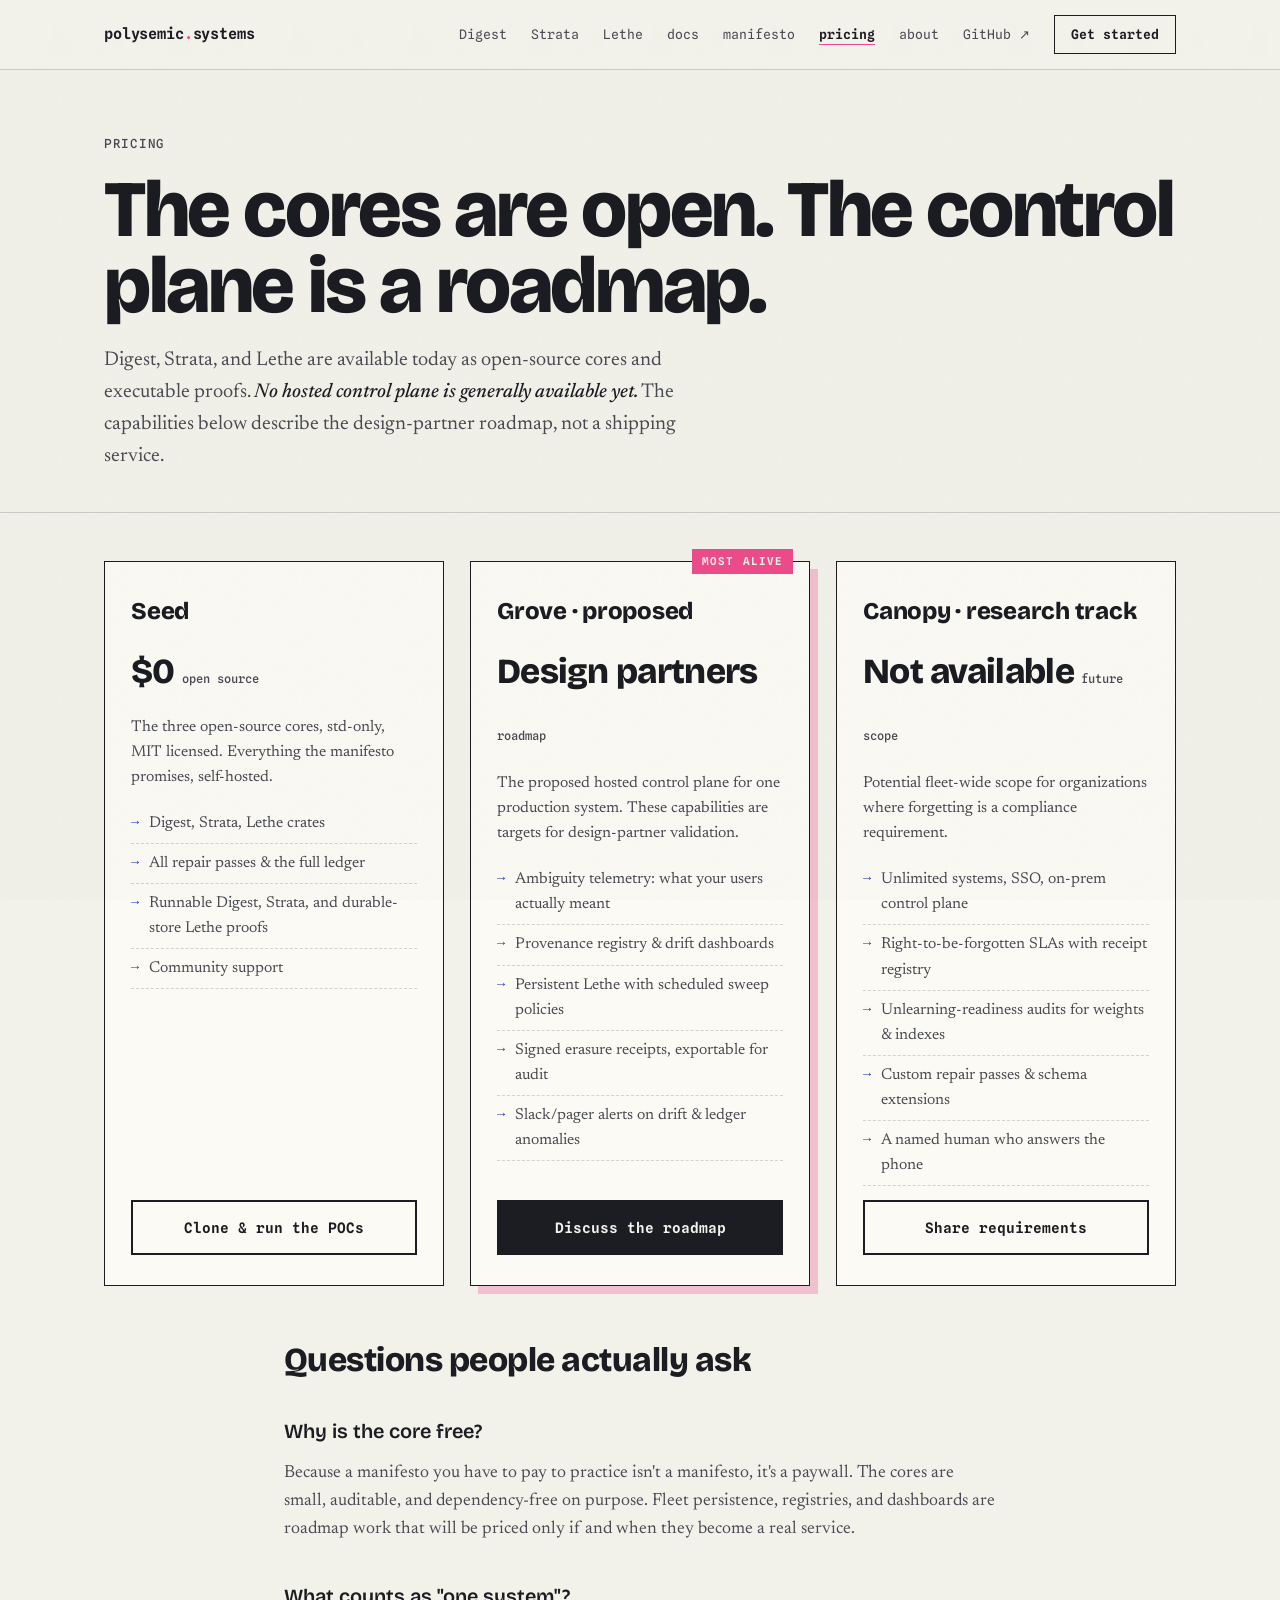
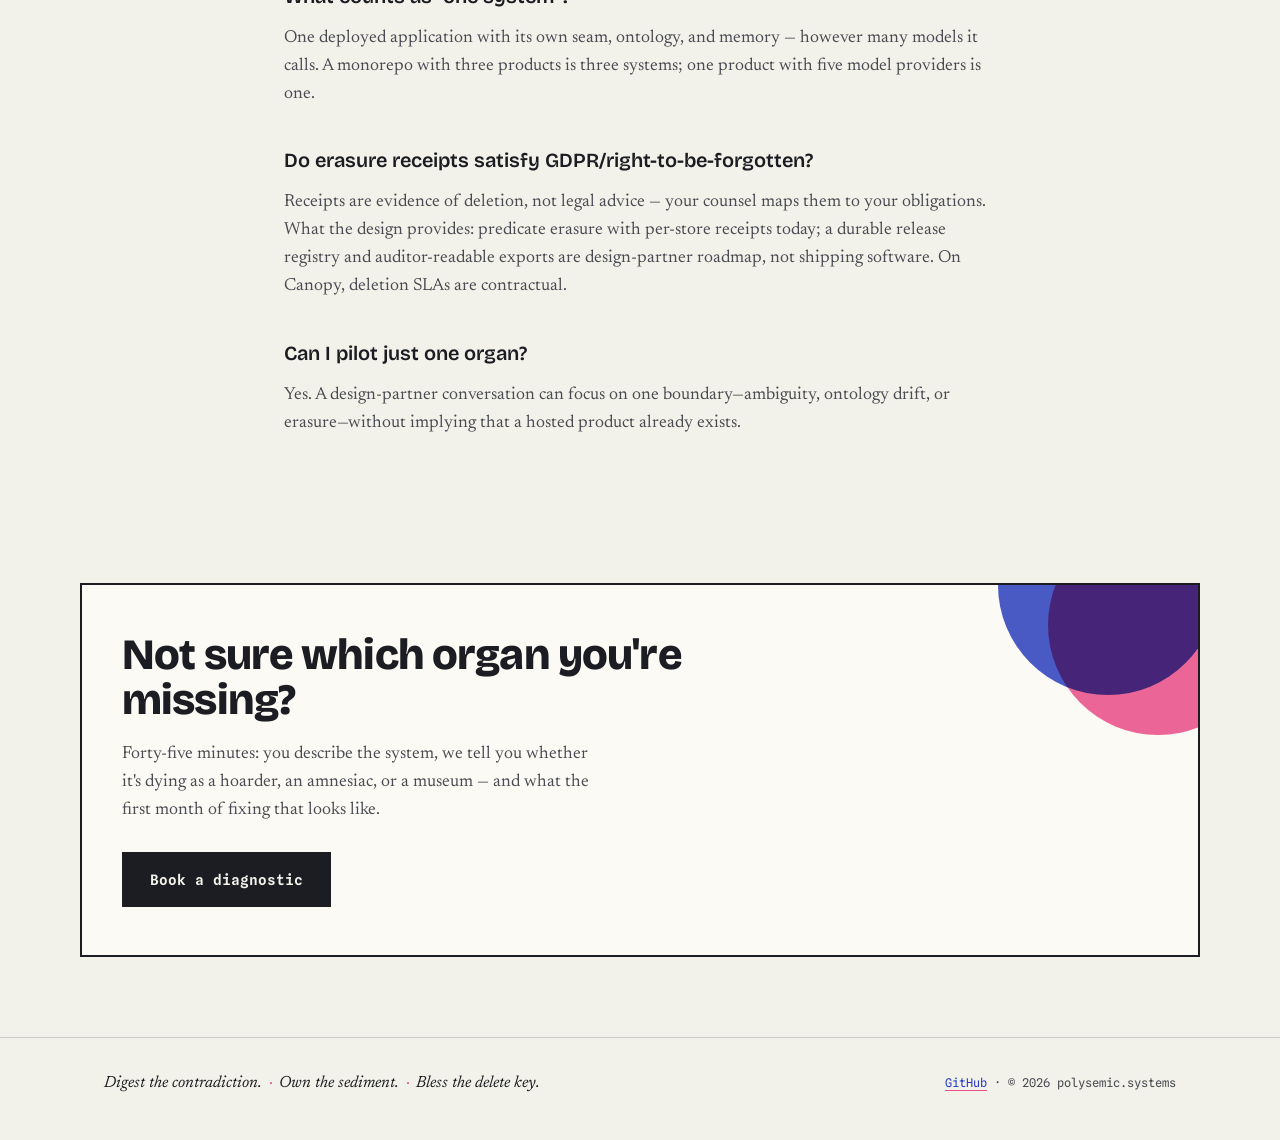
<file: site/pricing.html>
<!DOCTYPE html>
<html lang="en">
<head>
<meta charset="UTF-8">
<meta name="viewport" content="width=device-width, initial-scale=1.0">
<title>Pricing | polysemic.systems</title>
<meta name="description" content="Open-source Digest, Strata, and Lethe proofs, plus the proposed control-plane roadmap.">
<link rel="preconnect" href="https://fonts.googleapis.com">
<link rel="preconnect" href="https://fonts.gstatic.com" crossorigin>
<link href="https://fonts.googleapis.com/css2?family=Bricolage+Grotesque:opsz,wght@12..96,400;12..96,600;12..96,800&family=Newsreader:ital,opsz,wght@0,6..72,400;0,6..72,500;1,6..72,400&family=Spline+Sans+Mono:wght@400;500;600&display=swap" rel="stylesheet">
<link rel="stylesheet" href="styles.css">
</head>
<body>

<header>
  <div class="header-inner">
    <a class="wordmark" href="index.html">polysemic<span class="dot">.</span>systems</a>
    <nav aria-label="Main">
      <a href="digest.html">Digest</a>
      <a href="strata.html">Strata</a>
      <a href="lethe.html">Lethe</a>
      <a href="docs.html">docs</a>
      <a href="manifesto.html">manifesto</a>
      <a href="pricing.html" aria-current="page">pricing</a>
      <a href="about.html">about</a>
      <a href="https://github.com/Polysemic-Systems/polysemic" target="_blank" rel="noreferrer">GitHub ↗</a>
      <a class="navbtn" href="docs.html">Get started</a>
    </nav>
  </div>
</header>

<main>
  <section class="page-hero">
    <div class="wrap">
      <span class="eyebrow">Pricing</span>
      <h1 class="display">The cores are open. The control plane is a roadmap.</h1>
      <p class="lede">Digest, Strata, and Lethe are available today as open-source cores and executable proofs. <strong>No hosted control plane is generally available yet.</strong> The capabilities below describe the design-partner roadmap, not a shipping service.</p>
    </div>
  </section>

  <div class="wrap">
    <div class="tiers">

      <div class="tier reveal">
        <h3>Seed</h3>
        <p class="price">$0 <small>open source</small></p>
        <p style="color:var(--ink-soft);font-size:.98rem">The three open-source cores, std-only, MIT licensed. Everything the manifesto promises, self-hosted.</p>
        <ul>
          <li>Digest, Strata, Lethe crates</li>
          <li>All repair passes &amp; the full ledger</li>
          <li>Runnable Digest, Strata, and durable-store Lethe proofs</li>
          <li>Community support</li>
        </ul>
        <a class="btn ghost" href="docs.html">Clone &amp; run the POCs</a>
      </div>

      <div class="tier hot reveal">
        <h3>Grove · proposed</h3>
        <p class="price">Design partners <small>roadmap</small></p>
        <p style="color:var(--ink-soft);font-size:.98rem">The proposed hosted control plane for one production system. These capabilities are targets for design-partner validation.</p>
        <ul>
          <li>Ambiguity telemetry: what your users actually meant</li>
          <li>Provenance registry &amp; drift dashboards</li>
          <li>Persistent Lethe with scheduled sweep policies</li>
          <li>Signed erasure receipts, exportable for audit</li>
          <li>Slack/pager alerts on drift &amp; ledger anomalies</li>
        </ul>
        <a class="btn" href="mailto:hello@polysemic.systems?subject=Grove%20design%20partner">Discuss the roadmap</a>
      </div>

      <div class="tier reveal">
        <h3>Canopy · research track</h3>
        <p class="price">Not available <small>future scope</small></p>
        <p style="color:var(--ink-soft);font-size:.98rem">Potential fleet-wide scope for organizations where forgetting is a compliance requirement.</p>
        <ul>
          <li>Unlimited systems, SSO, on-prem control plane</li>
          <li>Right-to-be-forgotten SLAs with receipt registry</li>
          <li>Unlearning-readiness audits for weights &amp; indexes</li>
          <li>Custom repair passes &amp; schema extensions</li>
          <li>A named human who answers the phone</li>
        </ul>
        <a class="btn ghost" href="mailto:hello@polysemic.systems?subject=Canopy%20research">Share requirements</a>
      </div>

    </div>

    <article class="prose" style="padding-top:8px">
      <div class="narrow">
        <h2>Questions people actually ask</h2>

        <h3>Why is the core free?</h3>
        <p class="muted">Because a manifesto you have to pay to practice isn't a manifesto, it's a paywall. The cores are small, auditable, and dependency-free on purpose. Fleet persistence, registries, and dashboards are roadmap work that will be priced only if and when they become a real service.</p>

        <h3>What counts as "one system"?</h3>
        <p class="muted">One deployed application with its own seam, ontology, and memory — however many models it calls. A monorepo with three products is three systems; one product with five model providers is one.</p>

        <h3>Do erasure receipts satisfy GDPR/right-to-be-forgotten?</h3>
        <p class="muted">Receipts are evidence of deletion, not legal advice — your counsel maps them to your obligations. What the design provides: predicate erasure with per-store receipts today; a durable release registry and auditor-readable exports are design-partner roadmap, not shipping software. On Canopy, deletion SLAs are contractual.</p>

        <h3>Can I pilot just one organ?</h3>
        <p class="muted">Yes. A design-partner conversation can focus on one boundary—ambiguity, ontology drift, or erasure—without implying that a hosted product already exists.</p>
      </div>
    </article>
  </div>

  <section class="cta wrap">
    <div class="cta-box reveal">
      <h2>Not sure which organ you're missing?</h2>
      <p>Forty-five minutes: you describe the system, we tell you whether it's dying as a hoarder, an amnesiac, or a museum — and what the first month of fixing that looks like.</p>
      <div class="row">
        <a class="btn" href="mailto:hello@polysemic.systems?subject=Diagnostic">Book a diagnostic</a>
      </div>
    </div>
  </section>
</main>

<footer>
  <div class="wrap foot-inner">
    <p class="slogan">Digest the contradiction.<span class="sep">·</span>Own the sediment.<span class="sep">·</span>Bless the delete key.</p>
    <p class="foot-meta"><a href="https://github.com/Polysemic-Systems/polysemic" target="_blank" rel="noreferrer">GitHub</a> · © 2026 polysemic.systems</p>
  </div>
</footer>
<script src="site.js"></script>
</body>
</html>
</file>
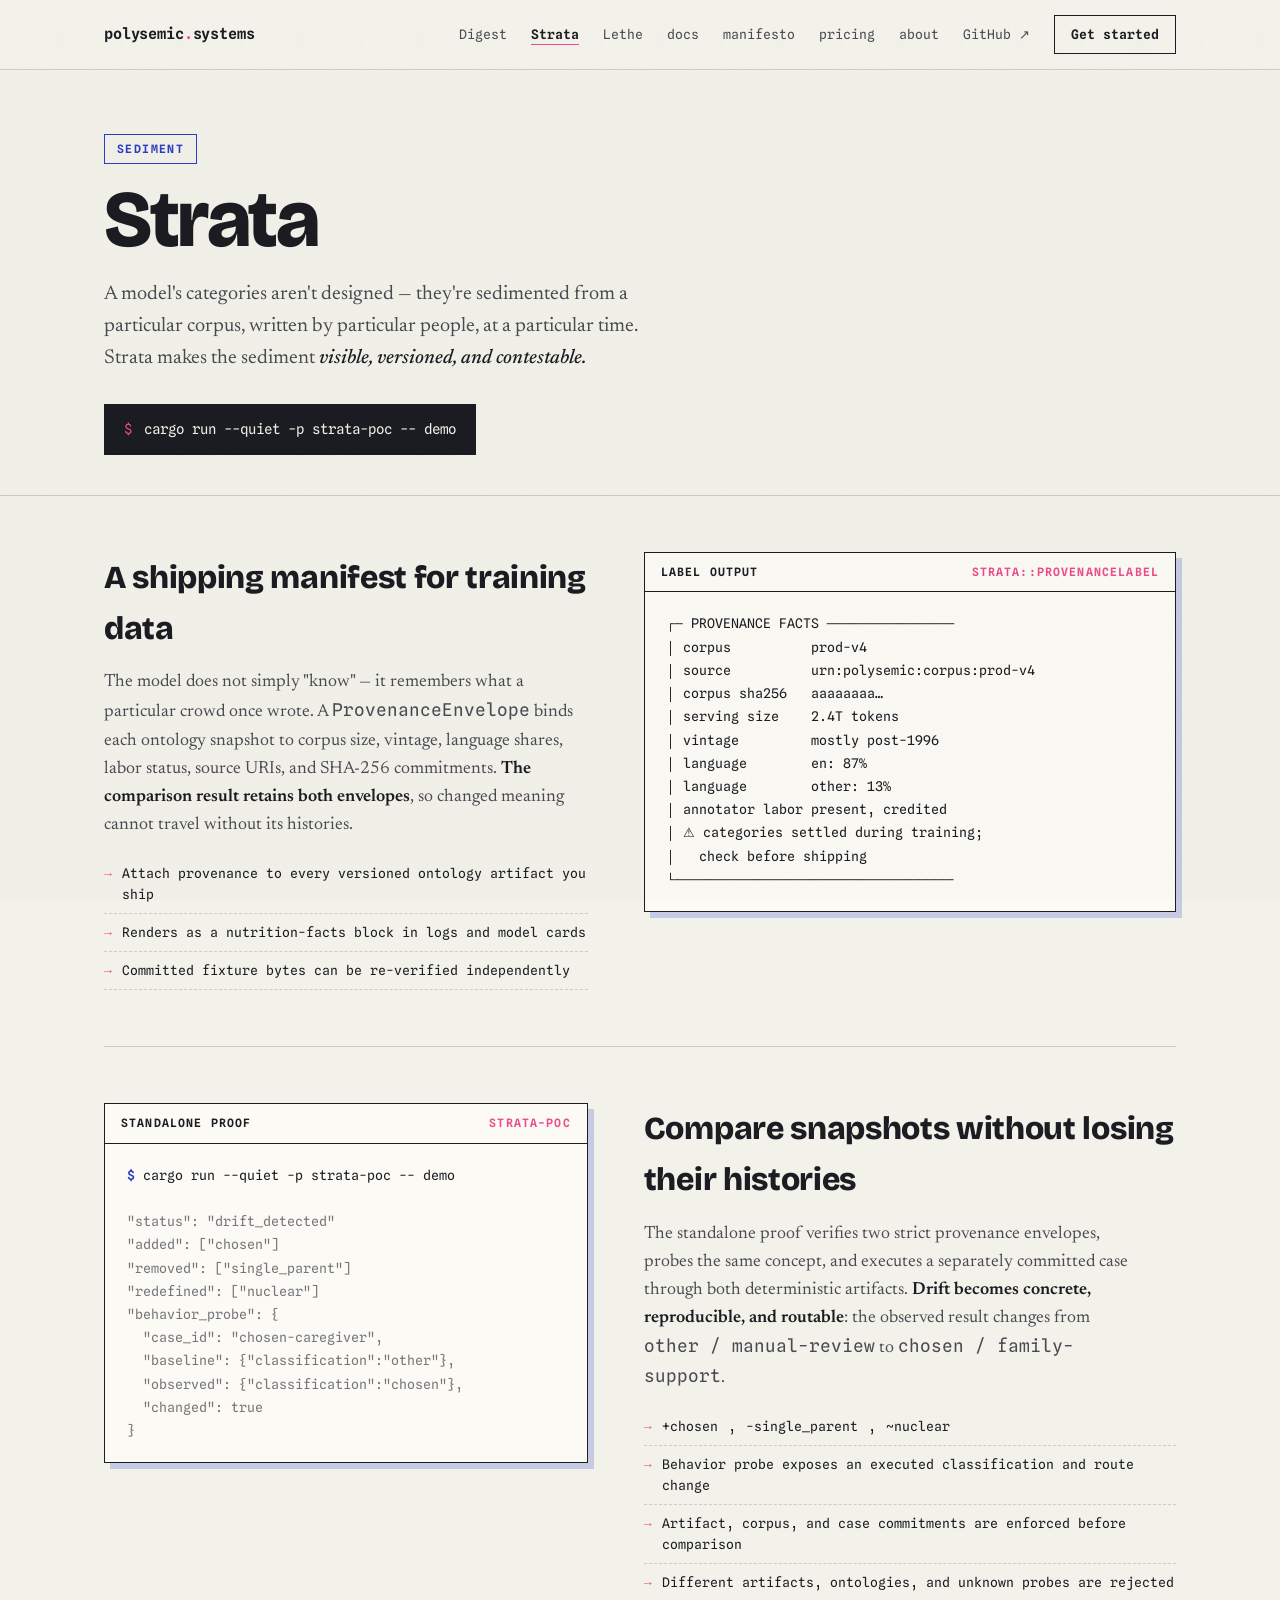
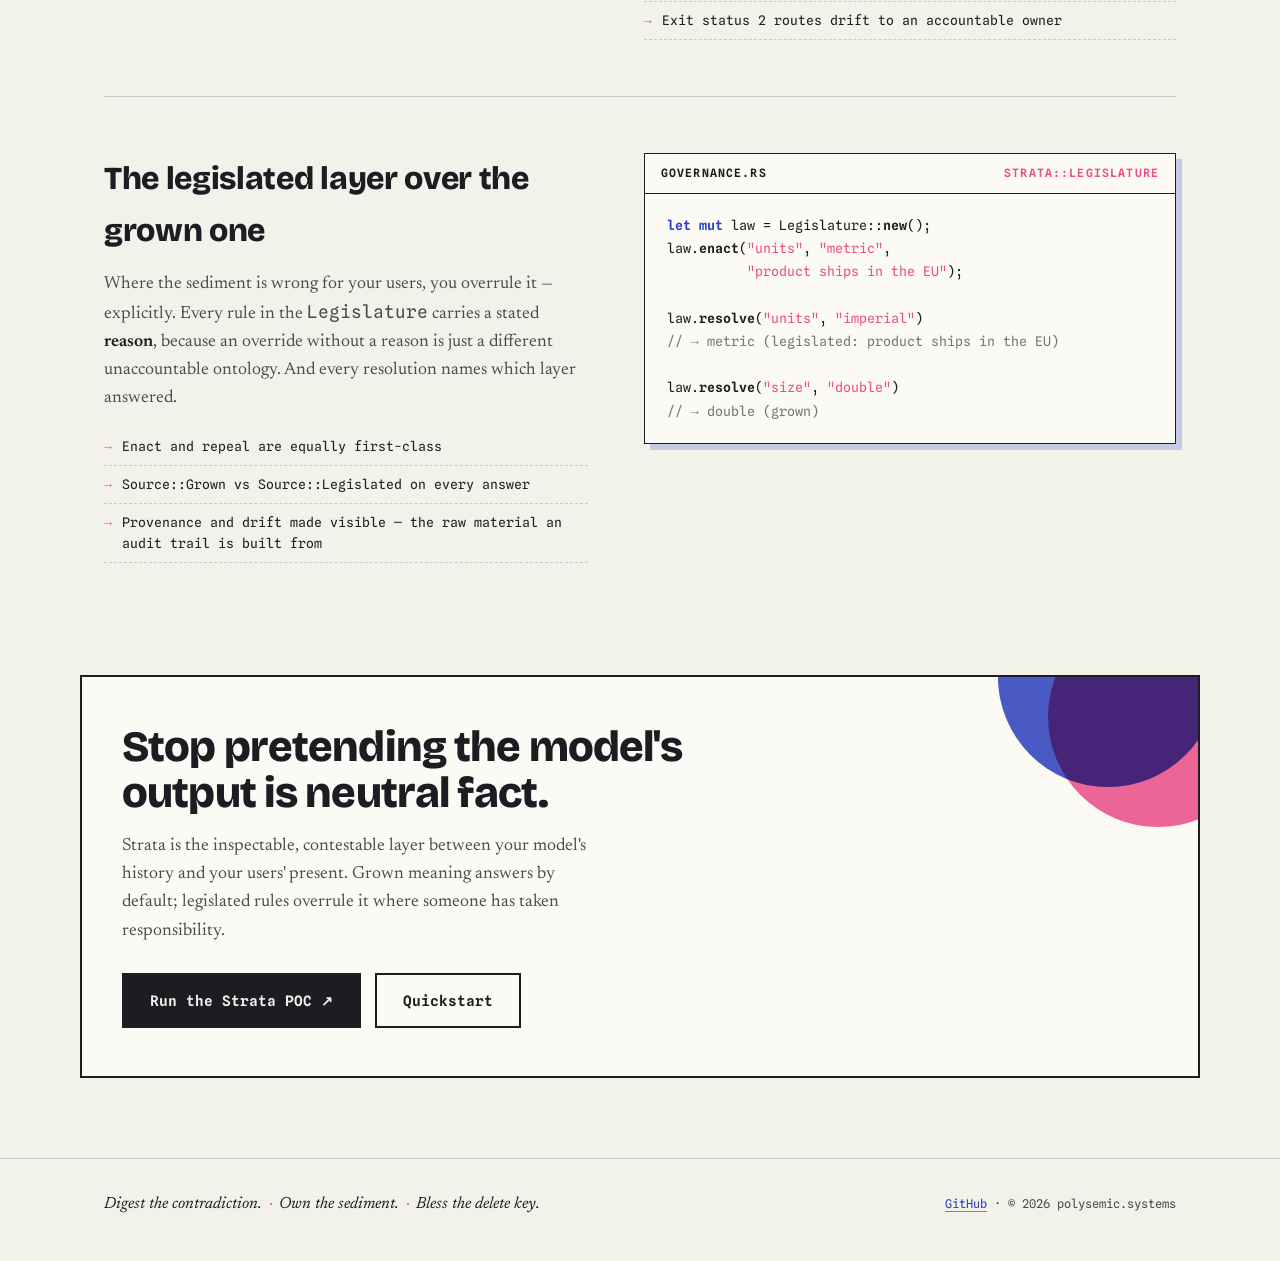
<file: site/strata.html>
<!DOCTYPE html>
<html lang="en">
<head>
<meta charset="UTF-8">
<meta name="viewport" content="width=device-width, initial-scale=1.0">
<title>Strata — ontology observability | polysemic.systems</title>
<meta name="description" content="Provenance labels, ontology drift detection, and a contestable constraint layer. Know whose history your model holds.">
<link rel="preconnect" href="https://fonts.googleapis.com">
<link rel="preconnect" href="https://fonts.gstatic.com" crossorigin>
<link href="https://fonts.googleapis.com/css2?family=Bricolage+Grotesque:opsz,wght@12..96,400;12..96,600;12..96,800&family=Newsreader:ital,opsz,wght@0,6..72,400;0,6..72,500;1,6..72,400&family=Spline+Sans+Mono:wght@400;500;600&display=swap" rel="stylesheet">
<link rel="stylesheet" href="styles.css">
</head>
<body>

<header>
  <div class="header-inner">
    <a class="wordmark" href="index.html">polysemic<span class="dot">.</span>systems</a>
    <nav aria-label="Main">
      <a href="digest.html">Digest</a>
      <a href="strata.html" aria-current="page">Strata</a>
      <a href="lethe.html">Lethe</a>
      <a href="docs.html">docs</a>
      <a href="manifesto.html">manifesto</a>
      <a href="pricing.html">pricing</a>
      <a href="about.html">about</a>
      <a href="https://github.com/Polysemic-Systems/polysemic" target="_blank" rel="noreferrer">GitHub ↗</a>
      <a class="navbtn" href="docs.html">Get started</a>
    </nav>
  </div>
</header>

<main>
  <section class="page-hero">
    <div class="wrap">
      <span class="organ-stamp bl">Sediment</span>
      <h1 class="display">Strata</h1>
      <p class="lede">A model's categories aren't designed — they're sedimented from a particular corpus, written by particular people, at a particular time. Strata makes the sediment <strong>visible, versioned, and contestable.</strong></p>
      <span class="install-line"><span class="dollar">$</span> cargo run --quiet -p strata-poc -- demo</span>
    </div>
  </section>

  <div class="wrap">

    <div class="split reveal">
      <div class="s-text">
        <h3>A shipping manifest for training data</h3>
        <p>The model does not simply "know" — it remembers what a particular crowd once wrote. A <code class="inline">ProvenanceEnvelope</code> binds each ontology snapshot to corpus size, vintage, language shares, labor status, source URIs, and SHA-256 commitments. <strong>The comparison result retains both envelopes</strong>, so changed meaning cannot travel without its histories.</p>
        <ul class="feat-list">
          <li>Attach provenance to every versioned ontology artifact you ship</li>
          <li>Renders as a nutrition-facts block in logs and model cards</li>
          <li>Committed fixture bytes can be re-verified independently</li>
        </ul>
      </div>
      <aside class="s-code codecard">
        <div class="cc-bar"><span>label output</span><span class="lang">strata::ProvenanceLabel</span></div>
        <pre>┌─ PROVENANCE FACTS ────────────────
│ corpus          prod-v4
│ source          urn:polysemic:corpus:prod-v4
│ corpus sha256   aaaaaaaa…
│ serving size    2.4T tokens
│ vintage         mostly post-1996
│ language        en: 87%
│ language        other: 13%
│ annotator labor present, credited
│ ⚠ categories settled during training;
│   check before shipping
└───────────────────────────────────</pre>
      </aside>
    </div>

    <div class="split flip reveal">
      <div class="s-text">
        <h3>Compare snapshots without losing their histories</h3>
        <p>The standalone proof verifies two strict provenance envelopes, probes the same concept, and executes a separately committed case through both deterministic artifacts. <strong>Drift becomes concrete, reproducible, and routable</strong>: the observed result changes from <code class="inline">other / manual-review</code> to <code class="inline">chosen / family-support</code>.</p>
        <ul class="feat-list">
          <li><code>+chosen</code>, <code>-single_parent</code>, <code>~nuclear</code></li>
          <li>Behavior probe exposes an executed classification and route change</li>
          <li>Artifact, corpus, and case commitments are enforced before comparison</li>
          <li>Different artifacts, ontologies, and unknown probes are rejected</li>
          <li>Exit status 2 routes drift to an accountable owner</li>
        </ul>
      </div>
      <aside class="s-code codecard">
        <div class="cc-bar"><span>standalone proof</span><span class="lang">strata-poc</span></div>
        <pre><span class="kw">$</span> cargo run --quiet -p strata-poc -- demo

<span class="cm">"status": "drift_detected"</span>
<span class="cm">"added": ["chosen"]</span>
<span class="cm">"removed": ["single_parent"]</span>
<span class="cm">"redefined": ["nuclear"]</span>
<span class="cm">"behavior_probe": {</span>
  <span class="cm">"case_id": "chosen-caregiver",</span>
  <span class="cm">"baseline": {"classification":"other"},</span>
  <span class="cm">"observed": {"classification":"chosen"},</span>
  <span class="cm">"changed": true</span>
<span class="cm">}</span></pre>
      </aside>
    </div>

    <div class="split reveal" style="border-bottom:none">
      <div class="s-text">
        <h3>The legislated layer over the grown one</h3>
        <p>Where the sediment is wrong for your users, you overrule it — explicitly. Every rule in the <code class="inline">Legislature</code> carries a stated <strong>reason</strong>, because an override without a reason is just a different unaccountable ontology. And every resolution names which layer answered.</p>
        <ul class="feat-list">
          <li>Enact and repeal are equally first-class</li>
          <li>Source::Grown vs Source::Legislated on every answer</li>
          <li>Provenance and drift made visible — the raw material an audit trail is built from</li>
        </ul>
      </div>
      <aside class="s-code codecard">
        <div class="cc-bar"><span>governance.rs</span><span class="lang">strata::Legislature</span></div>
        <pre><span class="kw">let mut</span> law = Legislature::<span class="fn">new</span>();
law.<span class="fn">enact</span>(<span class="st">"units"</span>, <span class="st">"metric"</span>,
          <span class="st">"product ships in the EU"</span>);

law.<span class="fn">resolve</span>(<span class="st">"units"</span>, <span class="st">"imperial"</span>)
<span class="cm">// → metric (legislated: product ships in the EU)</span>

law.<span class="fn">resolve</span>(<span class="st">"size"</span>, <span class="st">"double"</span>)
<span class="cm">// → double (grown)</span></pre>
      </aside>
    </div>

  </div>

  <section class="cta wrap">
    <div class="cta-box reveal">
      <h2>Stop pretending the model's output is neutral fact.</h2>
      <p>Strata is the inspectable, contestable layer between your model's history and your users' present. Grown meaning answers by default; legislated rules overrule it where someone has taken responsibility.</p>
      <div class="row">
        <a class="btn" href="https://github.com/Polysemic-Systems/polysemic/tree/main/examples/strata-poc" target="_blank" rel="noreferrer">Run the Strata POC ↗</a>
        <a class="btn ghost" href="docs.html">Quickstart</a>
      </div>
    </div>
  </section>
</main>

<footer>
  <div class="wrap foot-inner">
    <p class="slogan">Digest the contradiction.<span class="sep">·</span>Own the sediment.<span class="sep">·</span>Bless the delete key.</p>
    <p class="foot-meta"><a href="https://github.com/Polysemic-Systems/polysemic" target="_blank" rel="noreferrer">GitHub</a> · © 2026 polysemic.systems</p>
  </div>
</footer>
<script src="site.js"></script>
</body>
</html>
</file>
<file: site/styles.css>
/* polysemic.systems — shared design system
   paper + two riso inks (blue, pink). overprint = superposition = polysemy. */

:root{
  --paper:#F2F1EA;
  --ink:#1C1D22;
  --blue:#2B3FC4;
  --pink:#ED4D8B;
  --ink-soft:#4a4b52;
  --hairline:rgba(28,29,34,.18);
  --card:#FBFAF5;
  --display:'Bricolage Grotesque',sans-serif;
  --body:'Newsreader',serif;
  --mono:'Spline Sans Mono',monospace;
}
*{margin:0;padding:0;box-sizing:border-box}
html{scroll-behavior:smooth}
body{background:var(--paper);color:var(--ink);font-family:var(--body);font-size:1.1rem;line-height:1.6;-webkit-font-smoothing:antialiased}
::selection{background:var(--pink);color:var(--paper)}
a{color:inherit}
a:focus-visible,button:focus-visible{outline:3px solid var(--blue);outline-offset:3px;border-radius:2px}
.wrap{max-width:1120px;margin:0 auto;padding:0 24px}
.narrow{max-width:760px;margin:0 auto;padding:0 24px}
code,pre,kbd{font-family:var(--mono)}

body::before{
  content:"";position:fixed;inset:0;pointer-events:none;z-index:5;opacity:.5;
  background-image:url("data:image/svg+xml,%3Csvg xmlns='http://www.w3.org/2000/svg' width='120' height='120'%3E%3Cfilter id='n'%3E%3CfeTurbulence type='fractalNoise' baseFrequency='0.9' numOctaves='2'/%3E%3CfeColorMatrix values='0 0 0 0 0  0 0 0 0 0  0 0 0 0 0  0 0 0 0.04 0'/%3E%3C/filter%3E%3Crect width='120' height='120' filter='url(%23n)'/%3E%3C/svg%3E");
}

/* ---------- header ---------- */
header{border-bottom:1px solid var(--hairline);position:sticky;top:0;background:rgba(242,241,234,.92);backdrop-filter:blur(6px);z-index:10}
.header-inner{display:flex;justify-content:space-between;align-items:center;padding:15px 24px;max-width:1120px;margin:0 auto}
.wordmark{font-family:var(--mono);font-weight:600;font-size:.95rem;text-decoration:none;letter-spacing:-.01em}
.wordmark .dot{color:var(--pink)}
nav{display:flex;gap:24px;align-items:center}
nav a{font-family:var(--mono);font-size:.82rem;text-decoration:none;color:var(--ink-soft)}
nav a:hover{color:var(--blue)}
nav a[aria-current="page"]{color:var(--ink);font-weight:600;text-decoration:underline;text-decoration-color:var(--pink);text-underline-offset:5px}
nav .navbtn{border:1.5px solid var(--ink);padding:8px 16px;color:var(--ink);font-weight:600}
nav .navbtn:hover{background:var(--ink);color:var(--paper)}
@media(max-width:820px){nav a:not(.navbtn):not(.navkeep){display:none}}

/* ---------- shared type ---------- */
.eyebrow{font-family:var(--mono);font-size:.78rem;font-weight:500;letter-spacing:.14em;text-transform:uppercase;color:var(--ink-soft)}
h1.display{font-family:var(--display);font-weight:800;letter-spacing:-.03em;line-height:.95;font-size:clamp(2.6rem,7vw,5rem)}
h2.display{font-family:var(--display);font-weight:800;font-size:clamp(1.9rem,4.6vw,3rem);letter-spacing:-.02em;line-height:1.05}
.lede{font-size:1.25rem;color:var(--ink-soft);max-width:52ch}
.lede strong{color:var(--ink);font-weight:500;font-style:italic}

.btn{display:inline-block;font-family:var(--mono);font-weight:600;font-size:.9rem;text-decoration:none;padding:14px 26px;border:2px solid var(--ink);background:var(--ink);color:var(--paper);transition:background .2s,border-color .2s,color .2s}
.btn:hover{background:var(--blue);border-color:var(--blue)}
.btn.ghost{background:transparent;color:var(--ink)}
.btn.ghost:hover{color:var(--blue);border-color:var(--blue);background:transparent}

.strata-rule{display:block;width:100%;height:26px}
.strata-rule span{display:block;height:6px}
.strata-rule .s1{background:var(--blue);opacity:.85}
.strata-rule .s2{background:var(--pink);opacity:.85;width:88%}
.strata-rule .s3{background:var(--ink);opacity:.8;width:72%}

/* ---------- overprint (index hero) ---------- */
.op{position:relative;display:inline-block}
.op i{font-style:normal;position:absolute;inset:0;mix-blend-mode:multiply;transition:transform .5s cubic-bezier(.2,.8,.2,1)}
.op i.p{color:var(--pink);transform:translate(-3px,-3px)}
.op i.b{color:var(--blue);transform:translate(3px,3px)}
.op:hover i.p{transform:translate(-1px,-1px)}
.op:hover i.b{transform:translate(1px,1px)}

/* ---------- page hero (inner pages) ---------- */
.page-hero{padding:64px 0 40px;border-bottom:1px solid var(--hairline)}
.page-hero .eyebrow{display:block;margin-bottom:18px}
.page-hero .lede{margin-top:20px}
.organ-stamp{display:inline-block;font-family:var(--mono);font-size:.72rem;font-weight:600;letter-spacing:.12em;text-transform:uppercase;padding:5px 12px;border:1.5px solid currentColor;margin-bottom:18px}
.organ-stamp.pk{color:var(--pink)}
.organ-stamp.bl{color:var(--blue)}
.organ-stamp.ik{color:var(--ink)}
.install-line{margin-top:30px;font-family:var(--mono);font-size:.88rem;background:var(--ink);color:var(--paper);padding:14px 20px;display:inline-flex;gap:12px;align-items:center}
.install-line .dollar{color:var(--pink)}

/* ---------- code cards ---------- */
.codecard{border:1.5px solid var(--ink);background:var(--card);box-shadow:6px 6px 0 rgba(43,63,196,.22)}
.codecard.pkshadow{box-shadow:6px 6px 0 rgba(237,77,139,.25)}
.codecard .cc-bar{font-family:var(--mono);font-size:.72rem;font-weight:600;letter-spacing:.1em;text-transform:uppercase;padding:10px 16px;border-bottom:1.5px solid var(--ink);display:flex;justify-content:space-between}
.codecard .cc-bar .lang{color:var(--pink)}
.codecard pre{padding:20px 22px;font-size:.83rem;line-height:1.75;overflow-x:auto}
.cm{color:var(--ink-soft);opacity:.75}
.kw{color:var(--blue);font-weight:600}
.st{color:var(--pink)}
.fn{color:var(--ink);font-weight:600}
.strike{text-decoration:line-through;text-decoration-color:var(--pink);text-decoration-thickness:2px;opacity:.55}
.term{border:1.5px solid var(--ink);background:var(--ink);color:#E8E7DF;font-family:var(--mono);font-size:.85rem;line-height:1.75}
.term .term-body{padding:20px 22px;overflow-x:auto}
.term .c{color:rgba(232,231,223,.45)}
.term .k{color:var(--pink)}
.term .f{color:#7E8DF0}
.term .s{color:#8FD4A8}
.term .ok{color:#8FD4A8;font-weight:600}

/* ---------- feature split ---------- */
.split{display:grid;grid-template-columns:1fr 1.1fr;gap:56px;padding:56px 0;border-bottom:1px solid var(--hairline);align-items:start}
.split.flip .s-text{order:2}
.split.flip .s-code{order:1}
@media(max-width:860px){.split,.split.flip{grid-template-columns:1fr;gap:30px;padding:44px 0}.split.flip .s-text{order:1}.split.flip .s-code{order:2}}
.split h3{font-family:var(--display);font-weight:800;font-size:clamp(1.5rem,3vw,2rem);letter-spacing:-.01em;margin-bottom:14px}
.split p{color:var(--ink-soft);max-width:50ch}
.split p+p{margin-top:12px}
.split p strong{color:var(--ink);font-weight:600}
.feat-list{list-style:none;margin-top:16px;font-family:var(--mono);font-size:.82rem}
.feat-list li{padding:8px 0;border-bottom:1px dashed var(--hairline);display:flex;gap:10px}
.feat-list li::before{content:"→";color:var(--pink);font-weight:600}
.p-links,.proof-links{display:flex;gap:18px;flex-wrap:wrap;align-items:center}
.proof-links{font-family:var(--mono);font-size:.8rem;margin:18px 0 30px}
.proof-links a{color:var(--blue);text-decoration-color:var(--pink);text-underline-offset:4px}

/* ---------- prose (manifesto, about, docs) ---------- */
.prose{padding:56px 0 72px}
.prose h2{font-family:var(--display);font-weight:800;font-size:clamp(1.5rem,3.4vw,2.1rem);letter-spacing:-.015em;line-height:1.1;margin:52px 0 18px}
.prose h2:first-child{margin-top:0}
.prose h3{font-family:var(--display);font-weight:600;font-size:1.25rem;margin:36px 0 12px}
.prose p{margin:0 0 18px;color:var(--ink)}
.prose p.muted{color:var(--ink-soft)}
.prose em{font-style:italic}
.prose .roman{font-family:var(--mono);font-size:.8rem;font-weight:600;letter-spacing:.14em;color:var(--pink);display:block;margin:40px 0 8px}
.prose blockquote{border-left:3px solid var(--pink);padding:4px 0 4px 20px;font-style:italic;font-size:1.2rem;margin:28px 0}
.prose hr{border:none;border-top:1px solid var(--hairline);margin:44px 0}
.prose ol.principles{counter-reset:p;list-style:none;margin:24px 0}
.prose ol.principles li{counter-increment:p;padding:14px 0 14px 56px;border-bottom:1px dashed var(--hairline);position:relative;color:var(--ink-soft)}
.prose ol.principles li::before{content:counter(p,decimal-leading-zero);position:absolute;left:0;top:14px;font-family:var(--mono);font-weight:600;font-size:.85rem;color:var(--blue)}
.prose pre.block{border:1.5px solid var(--ink);background:var(--card);padding:18px 20px;font-size:.83rem;line-height:1.75;overflow-x:auto;margin:20px 0;box-shadow:6px 6px 0 rgba(43,63,196,.22)}
.prose code.inline{background:rgba(43,63,196,.08);padding:2px 6px;font-size:.85em;border:1px solid var(--hairline)}
.prose table{width:100%;border-collapse:collapse;font-size:.95rem;margin:20px 0}
.prose th{font-family:var(--mono);font-size:.72rem;font-weight:600;letter-spacing:.1em;text-transform:uppercase;text-align:left;padding:10px 12px;border-bottom:1.5px solid var(--ink)}
.prose td{padding:12px;border-bottom:1px dashed var(--hairline);color:var(--ink-soft);vertical-align:top}
.prose td:first-child{font-family:var(--mono);font-size:.82rem;color:var(--ink);white-space:nowrap}

/* values (over/under) */
.values{border-top:1px solid var(--hairline);margin:28px 0}
.value{display:grid;grid-template-columns:1fr auto 1fr;gap:20px;align-items:baseline;padding:20px 0;border-bottom:1px solid var(--hairline)}
@media(max-width:720px){.value{grid-template-columns:1fr;gap:6px}}
.value .left{font-family:var(--display);font-weight:600;font-size:clamp(1.05rem,2.3vw,1.4rem);letter-spacing:-.01em}
.value .over{font-family:var(--mono);font-size:.72rem;letter-spacing:.14em;text-transform:uppercase;color:var(--pink);text-align:center}
.value .right{color:var(--ink-soft);font-style:italic;text-align:right}
@media(max-width:720px){.value .right{text-align:left}}
.ink-band{background:var(--ink);color:var(--paper)}
.ink-band .eyebrow{color:rgba(242,241,234,.55)}
.ink-band .value{border-color:rgba(242,241,234,.2)}
.ink-band .value .right{color:rgba(242,241,234,.55)}
.ink-band .values{border-color:rgba(242,241,234,.2)}

/* ---------- pricing ---------- */
.tiers{display:grid;grid-template-columns:repeat(3,1fr);gap:26px;margin:48px 0}
@media(max-width:900px){.tiers{grid-template-columns:1fr}}
.tier{border:1.5px solid var(--ink);background:var(--card);padding:30px 26px;display:flex;flex-direction:column;gap:14px}
.tier.hot{box-shadow:8px 8px 0 rgba(237,77,139,.3);position:relative}
.tier.hot::after{content:"most alive";position:absolute;top:-13px;right:16px;font-family:var(--mono);font-size:.68rem;font-weight:600;letter-spacing:.1em;text-transform:uppercase;background:var(--pink);color:var(--paper);padding:4px 10px}
.tier h3{font-family:var(--display);font-weight:800;font-size:1.5rem;letter-spacing:-.01em}
.tier .price{font-family:var(--display);font-weight:800;font-size:2.2rem;letter-spacing:-.02em}
.tier .price small{font-family:var(--mono);font-size:.75rem;font-weight:500;color:var(--ink-soft);letter-spacing:0}
.tier ul{list-style:none;font-size:.98rem;color:var(--ink-soft)}
.tier ul li{padding:7px 0;border-bottom:1px dashed var(--hairline);display:flex;gap:10px}
.tier ul li::before{content:"→";color:var(--blue);font-weight:600;font-family:var(--mono);font-size:.85rem}
.tier .btn{margin-top:auto;text-align:center}

/* ---------- misc blocks ---------- */
.card-grid{display:grid;grid-template-columns:repeat(3,1fr);gap:26px;margin:40px 0}
@media(max-width:880px){.card-grid{grid-template-columns:1fr}}
.card{border:1.5px solid var(--ink);background:var(--card);padding:26px 24px;display:flex;flex-direction:column;gap:12px}
.card:hover{box-shadow:6px 6px 0 rgba(237,77,139,.25)}
.card h3{font-family:var(--display);font-weight:800;font-size:1.35rem;letter-spacing:-.01em}
.card p{font-size:1rem;color:var(--ink-soft)}
.card .rx{margin-top:auto;font-family:var(--mono);font-size:.8rem;font-weight:600}
.card .rx a{color:var(--blue);text-decoration-color:var(--pink);text-underline-offset:3px}
.card .sym{font-family:var(--mono);font-size:.75rem;color:var(--ink-soft)}

.cta{padding:56px 0 80px}
.cta-box{border:2px solid var(--ink);padding:48px 40px;background:var(--card);position:relative;overflow:hidden}
.cta-box::after{content:"";position:absolute;right:-70px;top:-70px;width:220px;height:220px;border-radius:50%;background:var(--pink);mix-blend-mode:multiply;opacity:.85}
.cta-box::before{content:"";position:absolute;right:-20px;top:-110px;width:220px;height:220px;border-radius:50%;background:var(--blue);mix-blend-mode:multiply;opacity:.85}
.cta h2{font-family:var(--display);font-weight:800;font-size:clamp(1.8rem,4.5vw,2.7rem);letter-spacing:-.02em;line-height:1.05;max-width:22ch;position:relative;z-index:1}
.cta p{margin:16px 0 28px;color:var(--ink-soft);max-width:48ch;position:relative;z-index:1}
.cta .row{display:flex;gap:14px;flex-wrap:wrap;position:relative;z-index:1}

footer{border-top:1px solid var(--hairline);padding:32px 0 44px}
.foot-inner{display:flex;flex-wrap:wrap;justify-content:space-between;gap:16px;align-items:baseline}
.slogan{font-style:italic;font-size:1.02rem}
.slogan .sep{color:var(--pink);font-style:normal;margin:0 .4em}
.foot-meta{font-family:var(--mono);font-size:.75rem;color:var(--ink-soft)}
.foot-meta a{color:var(--blue);text-decoration-color:var(--pink);text-underline-offset:3px}

.reveal{opacity:0;transform:translateY(14px);transition:opacity .6s ease,transform .6s ease}
.reveal.in{opacity:1;transform:none}
@media(prefers-reduced-motion:reduce){
  html{scroll-behavior:auto}
  .reveal{opacity:1;transform:none;transition:none}
  .op i{transition:none}
}
</file>
